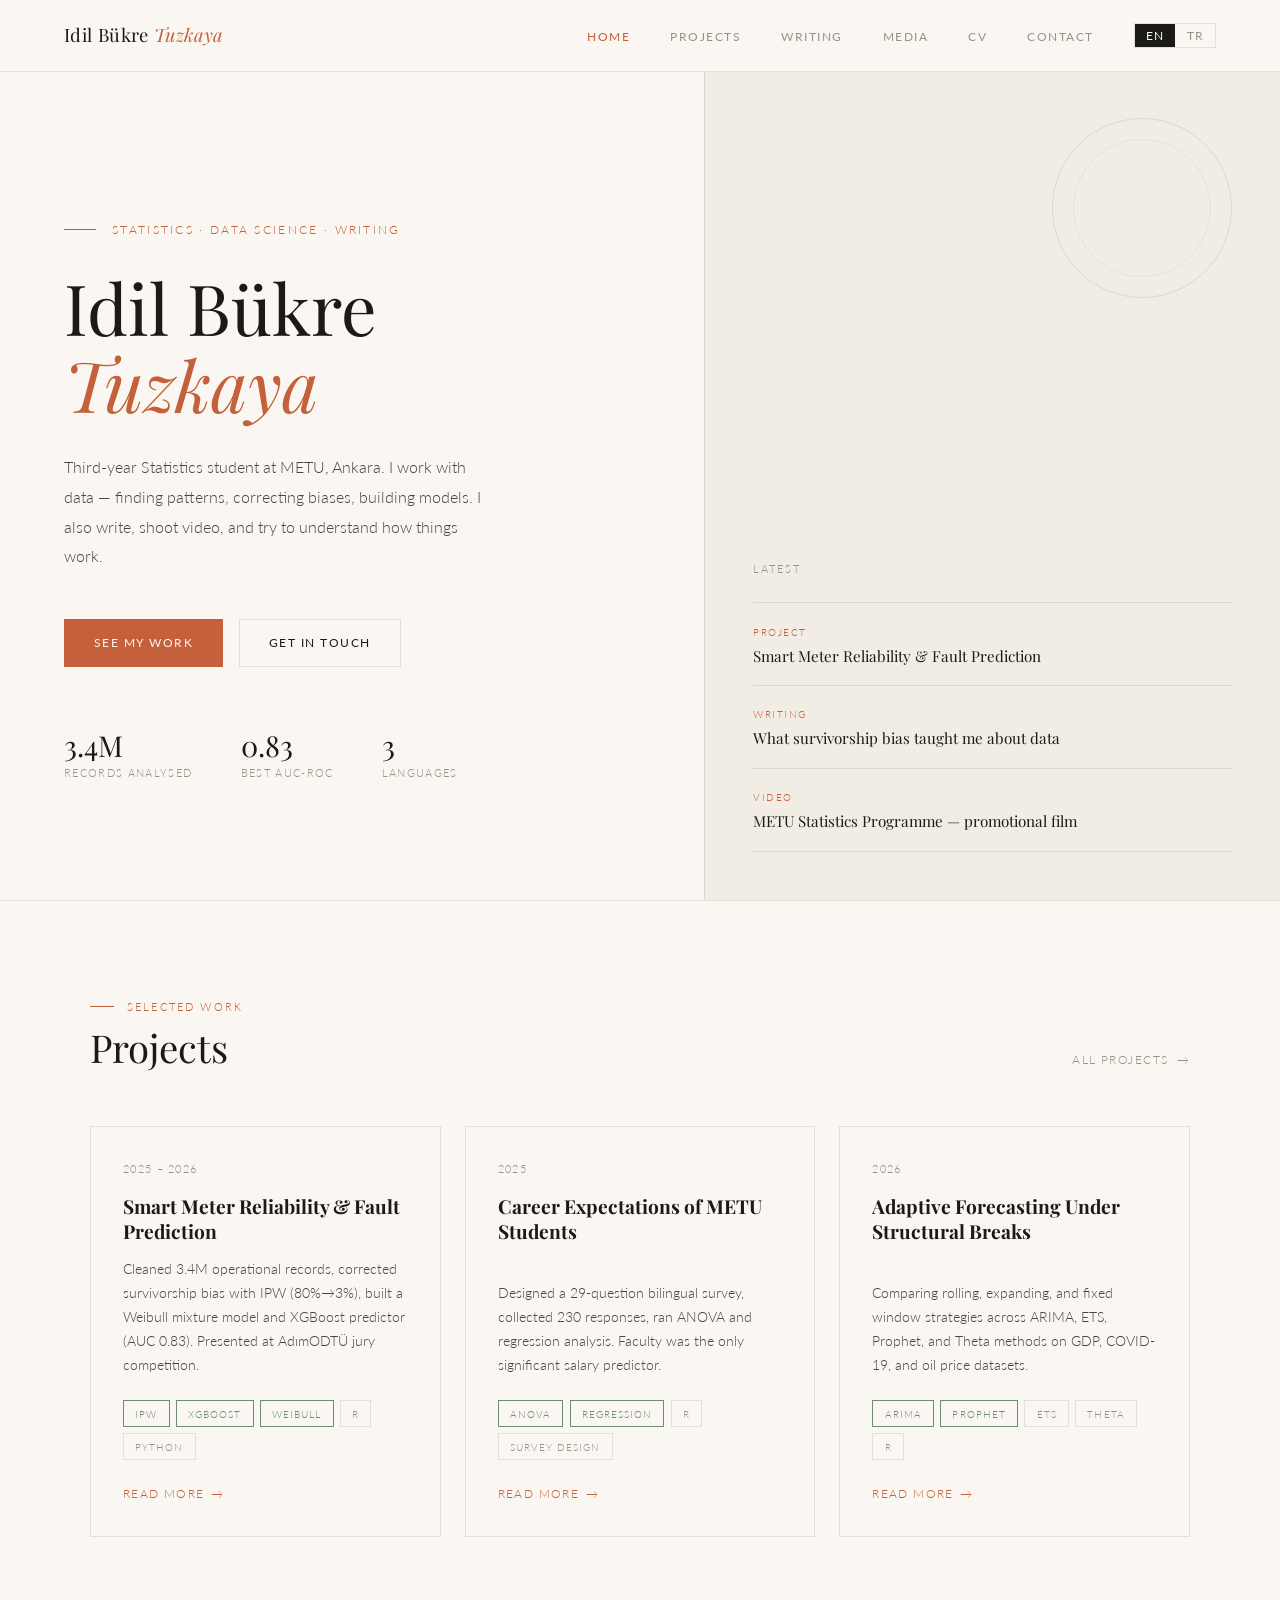
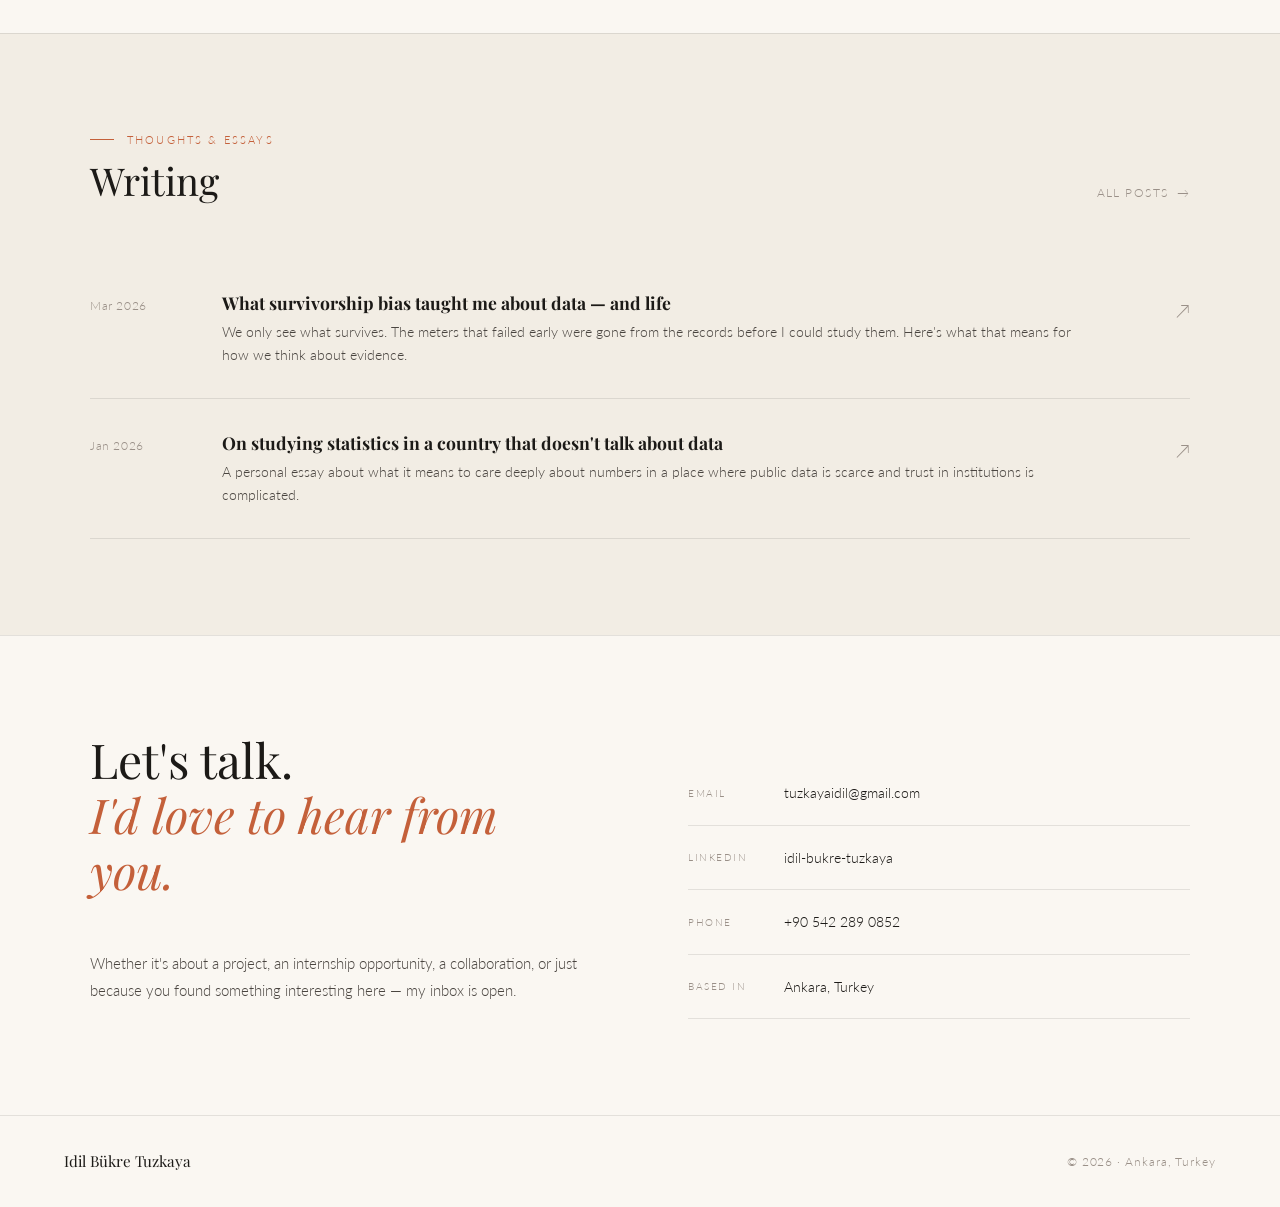
<file: index.html>
<!DOCTYPE html>
<html lang="en">
<head>
  <meta charset="UTF-8" />
  <meta name="viewport" content="width=device-width, initial-scale=1.0" />
  <title>Idil Bukre Tuzkaya</title>
  <meta name="description" content="Statistics student, data scientist, and writer based in Ankara." />
  <link rel="stylesheet" href="style.css" />
</head>
<body>

<!-- NAV -->
<nav class="nav" id="nav">
  <a href="index.html" class="nav-logo">Idil Bükre <span>Tuzkaya</span></a>
  <ul class="nav-links">
    <li><a href="index.html" class="active" data-lang="en">Home</a><a href="index.html" class="active" data-lang="tr">Ana Sayfa</a></li>
    <li><a href="projects.html" data-lang="en">Projects</a><a href="projects.html" data-lang="tr">Projeler</a></li>
    <li><a href="blog.html" data-lang="en">Writing</a><a href="blog.html" data-lang="tr">Yazılar</a></li>
    <li><a href="media.html" data-lang="en">Media</a><a href="media.html" data-lang="tr">Medya</a></li>
    <li><a href="cv.html" data-lang="en">CV</a><a href="cv.html" data-lang="tr">ÖZGEÇMİŞ</a></li>
    <li><a href="#contact" data-lang="en">Contact</a><a href="#contact" data-lang="tr">İletişim</a></li>
    <li>
      <div class="lang-toggle">
        <button class="lang-btn active" onclick="setLang('en')">EN</button>
        <button class="lang-btn" onclick="setLang('tr')">TR</button>
      </div>
    </li>
  </ul>
</nav>

<!-- HERO -->
<section class="hero">
  <div class="hero-left">
    <p class="hero-eyebrow fade-up fade-up-1">
      <span data-lang="en">Statistics · Data Science · Writing</span>
      <span data-lang="tr">İstatistik · Veri Bilimi · Yazarlık</span>
    </p>
    <h1 class="hero-title fade-up fade-up-2">
      Idil Bükre<br><em>Tuzkaya</em>
    </h1>
    <p class="hero-bio fade-up fade-up-3" data-lang="en">
      Third-year Statistics student at METU, Ankara. I work with data — finding patterns, correcting biases, building models. I also write, shoot video, and try to understand how things work.
    </p>
    <p class="hero-bio fade-up fade-up-3" data-lang="tr">
      ODTÜ İstatistik 3. sınıf öğrencisi, Ankara. Veriyle çalışıyorum — örüntüler buluyorum, önyargıları düzeltiyorum, modeller kuruyorum. Aynı zamanda yazıyorum, video çekiyorum ve işlerin nasıl yürüdüğünü anlamaya çalışıyorum.
    </p>
    <div class="hero-ctas fade-up fade-up-4">
      <a href="projects.html" class="btn btn-terra" data-lang="en">See my work</a>
      <a href="projects.html" class="btn btn-terra" data-lang="tr">Çalışmalarım</a>
      <a href="#contact" class="btn btn-ghost" data-lang="en">Get in touch</a>
      <a href="#contact" class="btn btn-ghost" data-lang="tr">İletişime geç</a>
    </div>
    <div class="hero-facts fade-up fade-up-4">
      <div class="fact-item">
        <div class="fact-num">3.4M</div>
        <div class="fact-label" data-lang="en">Records analysed</div>
        <div class="fact-label" data-lang="tr">Kayıt analizi</div>
      </div>
      <div class="fact-item">
        <div class="fact-num">0.83</div>
        <div class="fact-label" data-lang="en">Best AUC-ROC</div>
        <div class="fact-label" data-lang="tr">En iyi AUC-ROC</div>
      </div>
      <div class="fact-item">
        <div class="fact-num">3</div>
        <div class="fact-label" data-lang="en">Languages</div>
        <div class="fact-label" data-lang="tr">Dil</div>
      </div>
    </div>
  </div>

  <div class="hero-right">
    <div class="hero-decoration"></div>
    <p class="latest-label" data-lang="en">Latest</p>
    <p class="latest-label" data-lang="tr">Son eklenenler</p>

    <div class="latest-item">
      <p class="latest-type" data-lang="en">Project</p>
      <p class="latest-type" data-lang="tr">Proje</p>
      <p class="latest-title">Smart Meter Reliability & Fault Prediction</p>
    </div>
    <div class="latest-item">
      <p class="latest-type" data-lang="en">Writing</p>
      <p class="latest-type" data-lang="tr">Yazı</p>
      <p class="latest-title" data-lang="en">What survivorship bias taught me about data</p>
      <p class="latest-title" data-lang="tr">Hayatta kalma önyargısının veri hakkında öğrettikleri</p>
    </div>
    <div class="latest-item">
      <p class="latest-type" data-lang="en">Video</p>
      <p class="latest-type" data-lang="tr">Video</p>
      <p class="latest-title" data-lang="en">METU Statistics Programme — promotional film</p>
      <p class="latest-title" data-lang="tr">ODTÜ İstatistik Bölümü — tanıtım filmi</p>
    </div>
  </div>
</section>

<!-- FEATURED PROJECTS -->
<section class="section" id="projects">
  <div class="section-wide">
    <div class="section-header">
      <div>
        <p class="section-label" data-lang="en">Selected work</p>
        <p class="section-label" data-lang="tr">Öne çıkan projeler</p>
        <h2 class="section-title" data-lang="en">Projects</h2>
        <h2 class="section-title" data-lang="tr">Projeler</h2>
      </div>
      <a href="projects.html" class="see-all" data-lang="en">All projects</a>
      <a href="projects.html" class="see-all" data-lang="tr">Tüm projeler</a>
    </div>
    <div class="projects-grid">

      <div class="project-card reveal">
        <p class="card-year">2025 – 2026</p>
        <h3 class="card-title">Smart Meter Reliability & Fault Prediction</h3>
        <p class="card-desc" data-lang="en">Cleaned 3.4M operational records, corrected survivorship bias with IPW (80%→3%), built a Weibull mixture model and XGBoost predictor (AUC 0.83). Presented at AdımODTÜ jury competition.</p>
        <p class="card-desc" data-lang="tr">3,4 milyon kayıt temizlendi, IPW ile hayatta kalma önyargısı düzeltildi (80%→3%), Weibull karışım modeli ve XGBoost tahmincisi (AUC 0.83) kuruldu. AdımODTÜ jüri yarışmasında sunuldu.</p>
        <div class="card-tags">
          <span class="tag key">IPW</span>
          <span class="tag key">XGBoost</span>
          <span class="tag key">Weibull</span>
          <span class="tag">R</span>
          <span class="tag">Python</span>
        </div>
        <a href="projects.html" class="card-link">
          <span data-lang="en">Read more</span>
          <span data-lang="tr">Devamı</span> →
        </a>
      </div>

      <div class="project-card reveal">
        <p class="card-year">2025</p>
        <h3 class="card-title" data-lang="en">Career Expectations of METU Students</h3>
        <h3 class="card-title" data-lang="tr">ODTÜ Öğrencilerinin Kariyer Beklentileri</h3>
        <p class="card-desc" data-lang="en">Designed a 29-question bilingual survey, collected 230 responses, ran ANOVA and regression analysis. Faculty was the only significant salary predictor.</p>
        <p class="card-desc" data-lang="tr">29 soruluk iki dilli anket tasarlandı, 230 yanıt toplandı, ANOVA ve regresyon analizi yapıldı. Fakülte tek anlamlı maaş belirleyicisi olarak bulundu.</p>
        <div class="card-tags">
          <span class="tag key">ANOVA</span>
          <span class="tag key">Regression</span>
          <span class="tag">R</span>
          <span class="tag">Survey design</span>
        </div>
        <a href="projects.html" class="card-link">
          <span data-lang="en">Read more</span>
          <span data-lang="tr">Devamı</span> →
        </a>
      </div>

      <div class="project-card reveal">
        <p class="card-year">2026</p>
        <h3 class="card-title" data-lang="en">Adaptive Forecasting Under Structural Breaks</h3>
        <h3 class="card-title" data-lang="tr">Yapısal Kırılmalar Altında Adaptif Tahmin</h3>
        <p class="card-desc" data-lang="en">Comparing rolling, expanding, and fixed window strategies across ARIMA, ETS, Prophet, and Theta methods on GDP, COVID-19, and oil price datasets.</p>
        <p class="card-desc" data-lang="tr">GSYİH, COVID-19 ve petrol fiyatı veri setlerinde ARIMA, ETS, Prophet ve Theta yöntemleri ile kayan, genişleyen ve sabit pencere stratejileri karşılaştırılıyor.</p>
        <div class="card-tags">
          <span class="tag key">ARIMA</span>
          <span class="tag key">Prophet</span>
          <span class="tag">ETS</span>
          <span class="tag">Theta</span>
          <span class="tag">R</span>
        </div>
        <a href="projects.html" class="card-link">
          <span data-lang="en">Read more</span>
          <span data-lang="tr">Devamı</span> →
        </a>
      </div>

    </div>
  </div>
</section>

<!-- WRITING PREVIEW -->
<section class="section" style="background: var(--cream2);">
  <div class="section-wide">
    <div class="section-header">
      <div>
        <p class="section-label" data-lang="en">Thoughts & essays</p>
        <p class="section-label" data-lang="tr">Düşünceler & denemeler</p>
        <h2 class="section-title" data-lang="en">Writing</h2>
        <h2 class="section-title" data-lang="tr">Yazılar</h2>
      </div>
      <a href="blog.html" class="see-all" data-lang="en">All posts</a>
      <a href="blog.html" class="see-all" data-lang="tr">Tüm yazılar</a>
    </div>
    <div class="blog-list">
      <div class="blog-item reveal">
        <p class="blog-date">Mar 2026</p>
        <div>
          <h3 class="blog-title" data-lang="en">What survivorship bias taught me about data — and life</h3>
          <h3 class="blog-title" data-lang="tr">Hayatta kalma önyargısının bana veri hakkında öğrettikleri</h3>
          <p class="blog-excerpt" data-lang="en">We only see what survives. The meters that failed early were gone from the records before I could study them. Here's what that means for how we think about evidence.</p>
          <p class="blog-excerpt" data-lang="tr">Sadece hayatta kalanları görürüz. Erken arıza yapan sayaçlar, inceleyebilmeden kayıtlardan silinmişti. Bu, kanıtı nasıl düşündüğümüz hakkında ne anlama geliyor?</p>
        </div>
        <div class="blog-arrow">↗</div>
      </div>
      <div class="blog-item reveal">
        <p class="blog-date">Jan 2026</p>
        <div>
          <h3 class="blog-title" data-lang="en">On studying statistics in a country that doesn't talk about data</h3>
          <h3 class="blog-title" data-lang="tr">Veriden bahsetmeyen bir ülkede istatistik okumak üzerine</h3>
          <p class="blog-excerpt" data-lang="en">A personal essay about what it means to care deeply about numbers in a place where public data is scarce and trust in institutions is complicated.</p>
          <p class="blog-excerpt" data-lang="tr">Kamu verisinin kıt, kurumlara güvenin karmaşık olduğu bir yerde rakamlara önem vermenin ne anlama geldiğine dair kişisel bir deneme.</p>
        </div>
        <div class="blog-arrow">↗</div>
      </div>
    </div>
  </div>
</section>

<!-- CONTACT -->
<section class="section" id="contact">
  <div class="section-wide">
    <div class="contact-grid">
      <div class="contact-intro reveal">
        <h2 data-lang="en">Let's talk.<br><em style="font-family:'Playfair Display',serif;font-style:italic;color:var(--terracotta)">I'd love to hear from you.</em></h2>
        <h2 data-lang="tr">Konuşalım.<br><em style="font-family:'Playfair Display',serif;font-style:italic;color:var(--terracotta)">Mesaj atmaktan çekinme.</em></h2>
        <br>
        <p data-lang="en">Whether it's about a project, an internship opportunity, a collaboration, or just because you found something interesting here — my inbox is open.</p>
        <p data-lang="tr">Bir proje, staj fırsatı, işbirliği ya da sadece burada ilginç bir şey bulduğun için olsun — mesaj kutum açık.</p>
      </div>
      <div class="contact-links reveal">
        <div class="contact-link-item">
          <span class="contact-link-label">Email</span>
          <a href="mailto:tuzkayaidil@gmail.com" class="contact-link-val">tuzkayaidil@gmail.com</a>
        </div>
        <div class="contact-link-item">
          <span class="contact-link-label">LinkedIn</span>
          <a href="https://linkedin.com/in/idil-bukre-tuzkaya" target="_blank" class="contact-link-val">idil-bukre-tuzkaya</a>
        </div>
        <div class="contact-link-item">
          <span class="contact-link-label"><span data-lang="en">Phone</span><span data-lang="tr">Telefon</span></span>
          <a href="tel:+905422890852" class="contact-link-val">+90 542 289 0852</a>
        </div>
        <div class="contact-link-item">
          <span class="contact-link-label"><span data-lang="en">Based in</span><span data-lang="tr">Konum</span></span>
          <span class="contact-link-val">Ankara, Turkey</span>
        </div>
      </div>
    </div>
  </div>
</section>

<footer class="footer">
  <span class="footer-name">Idil Bükre Tuzkaya</span>
  <span class="footer-copy">© 2026 · Ankara, Turkey</span>
</footer>

<script>
function setLang(lang) {
  document.body.classList.toggle('tr', lang === 'tr');
  document.querySelectorAll('.lang-btn').forEach(b => b.classList.remove('active'));
  document.querySelectorAll('.lang-btn').forEach(b => {
    if (b.textContent === lang.toUpperCase()) b.classList.add('active');
  });
  localStorage.setItem('lang', lang);
}

window.addEventListener('DOMContentLoaded', () => {
  const saved = localStorage.getItem('lang') || 'en';
  setLang(saved);

  window.addEventListener('scroll', () => {
    document.getElementById('nav').classList.toggle('scrolled', window.scrollY > 20);
  });

  const observer = new IntersectionObserver(entries => {
    entries.forEach(e => { if (e.isIntersecting) e.target.classList.add('visible'); });
  }, { threshold: 0.12 });
  document.querySelectorAll('.reveal').forEach(el => observer.observe(el));
});
</script>
</body>
</html>
</file>
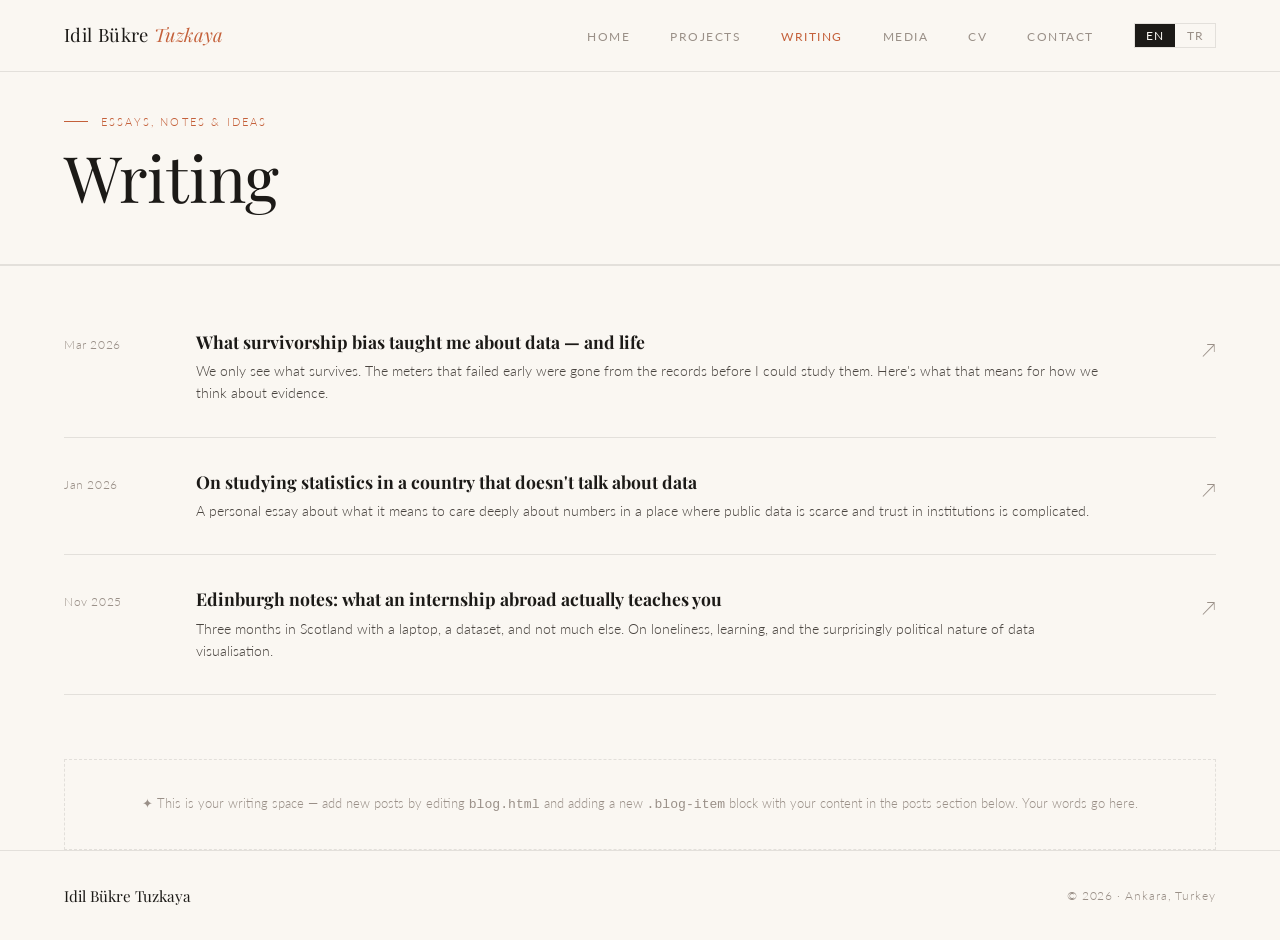
<file: blog.html>
<!DOCTYPE html>
<html lang="en">
<head>
  <meta charset="UTF-8" />
  <meta name="viewport" content="width=device-width, initial-scale=1.0" />
  <title>Writing — Idil Bukre Tuzkaya</title>
  <link rel="stylesheet" href="style.css" />
  <style>
    .blog-page-header {
      padding: 7rem 4rem 3rem;
      border-bottom: 1px solid var(--line);
    }
    .blog-full-list { padding: 0 4rem; }
    .blog-item { cursor: pointer; }

    /* Individual post view */
    .post-view {
      display: none;
      padding: 5rem 4rem 4rem;
      max-width: 720px;
      margin: 0 auto;
    }
    .post-view.active { display: block; }
    .post-back {
      font-size: 0.75rem;
      letter-spacing: 0.12em;
      text-transform: uppercase;
      color: var(--ink3);
      cursor: pointer;
      display: flex; align-items: center; gap: 0.5rem;
      margin-bottom: 3rem;
      transition: color 0.2s;
    }
    .post-back:hover { color: var(--terracotta); }
    .post-meta {
      font-size: 0.72rem;
      letter-spacing: 0.12em;
      text-transform: uppercase;
      color: var(--ink3);
      margin-bottom: 1.5rem;
    }
    .post-title {
      font-family: 'Playfair Display', serif;
      font-size: clamp(1.8rem, 4vw, 2.8rem);
      font-weight: 400;
      color: var(--ink);
      line-height: 1.2;
      margin-bottom: 2.5rem;
    }
    .post-body {
      font-size: 1rem;
      color: var(--ink2);
      line-height: 1.9;
    }
    .post-body p { margin-bottom: 1.4rem; }
    .post-body h3 {
      font-family: 'Playfair Display', serif;
      font-size: 1.3rem;
      color: var(--ink);
      margin: 2.5rem 0 1rem;
      font-weight: 400;
    }
    .post-body em { font-style: italic; color: var(--terracotta); }

    .add-post-note {
      margin-top: 4rem;
      padding: 2rem;
      border: 1px dashed var(--line);
      text-align: center;
      font-size: 0.82rem;
      color: var(--ink3);
      line-height: 1.7;
    }
  </style>
</head>
<body>

<nav class="nav" id="nav">
  <a href="index.html" class="nav-logo">Idil Bükre <span>Tuzkaya</span></a>
  <ul class="nav-links">
    <li><a href="index.html" data-lang="en">Home</a><a href="index.html" data-lang="tr">Ana Sayfa</a></li>
    <li><a href="projects.html" data-lang="en">Projects</a><a href="projects.html" data-lang="tr">Projeler</a></li>
    <li><a href="blog.html" class="active" data-lang="en">Writing</a><a href="blog.html" class="active" data-lang="tr">Yazılar</a></li>
    <li><a href="media.html" data-lang="en">Media</a><a href="media.html" data-lang="tr">Medya</a></li>
    <li><a href="cv.html" data-lang="en">CV</a><a href="cv.html" data-lang="tr">ÖZGEÇMİŞ</a></li>
    <li><a href="index.html#contact" data-lang="en">Contact</a><a href="index.html#contact" data-lang="tr">İletişim</a></li>
    <li>
      <div class="lang-toggle">
        <button class="lang-btn active" onclick="setLang('en')">EN</button>
        <button class="lang-btn" onclick="setLang('tr')">TR</button>
      </div>
    </li>
  </ul>
</nav>

<!-- LIST VIEW -->
<div id="list-view">
  <div class="blog-page-header" style="padding-top:7rem;">
    <p class="section-label fade-up fade-up-1" data-lang="en">Essays, notes & ideas</p>
    <p class="section-label fade-up fade-up-1" data-lang="tr">Denemeler, notlar ve fikirler</p>
    <h1 class="section-title fade-up fade-up-2" data-lang="en" style="font-size:clamp(2.5rem,5vw,4rem);">Writing</h1>
    <h1 class="section-title fade-up fade-up-2" data-lang="tr" style="font-size:clamp(2.5rem,5vw,4rem);">Yazılar</h1>
  </div>

  <div class="blog-full-list section" style="padding-top:2rem;">
    <div class="blog-list">

      <div class="blog-item reveal" onclick="showPost('post1')">
        <p class="blog-date">Mar 2026</p>
        <div>
          <h3 class="blog-title" data-lang="en">What survivorship bias taught me about data — and life</h3>
          <h3 class="blog-title" data-lang="tr">Hayatta kalma önyargısının bana veri hakkında öğrettikleri</h3>
          <p class="blog-excerpt" data-lang="en">We only see what survives. The meters that failed early were gone from the records before I could study them. Here's what that means for how we think about evidence.</p>
          <p class="blog-excerpt" data-lang="tr">Sadece hayatta kalanları görürüz. Erken arıza yapan sayaçlar, inceleyebilmeden kayıtlardan silinmişti. Bu, kanıtı nasıl düşündüğümüz hakkında ne anlama geliyor?</p>
        </div>
        <div class="blog-arrow">↗</div>
      </div>

      <div class="blog-item reveal" onclick="showPost('post2')">
        <p class="blog-date">Jan 2026</p>
        <div>
          <h3 class="blog-title" data-lang="en">On studying statistics in a country that doesn't talk about data</h3>
          <h3 class="blog-title" data-lang="tr">Veriden bahsetmeyen bir ülkede istatistik okumak üzerine</h3>
          <p class="blog-excerpt" data-lang="en">A personal essay about what it means to care deeply about numbers in a place where public data is scarce and trust in institutions is complicated.</p>
          <p class="blog-excerpt" data-lang="tr">Kamu verisinin kıt, kurumlara güvenin karmaşık olduğu bir yerde rakamlara önem vermenin ne anlama geldiğine dair kişisel bir deneme.</p>
        </div>
        <div class="blog-arrow">↗</div>
      </div>

      <div class="blog-item reveal" onclick="showPost('post3')">
        <p class="blog-date">Nov 2025</p>
        <div>
          <h3 class="blog-title" data-lang="en">Edinburgh notes: what an internship abroad actually teaches you</h3>
          <h3 class="blog-title" data-lang="tr">Edinburgh notları: yurt dışı stajı gerçekte ne öğretiyor?</h3>
          <p class="blog-excerpt" data-lang="en">Three months in Scotland with a laptop, a dataset, and not much else. On loneliness, learning, and the surprisingly political nature of data visualisation.</p>
          <p class="blog-excerpt" data-lang="tr">Bir dizüstü bilgisayar, bir veri seti ve pek fazla başka bir şeyle İskoçya'da üç ay. Yalnızlık, öğrenme ve veri görselleştirmesinin şaşırtıcı derecede politik doğası üzerine.</p>
        </div>
        <div class="blog-arrow">↗</div>
      </div>

    </div>

    <div class="add-post-note" data-lang="en">
      ✦ This is your writing space — add new posts by editing <code>blog.html</code> and adding a new <code>.blog-item</code> block with your content in the posts section below. Your words go here.
    </div>
    <div class="add-post-note" data-lang="tr">
      ✦ Bu senin yazı alanın — yeni yazı eklemek için <code>blog.html</code> dosyasını düzenle ve aşağıdaki posts bölümüne yeni bir <code>.blog-item</code> bloğu ekle.
    </div>
  </div>
</div>

<!-- POST VIEWS -->
<div class="post-view" id="post1">
  <p class="post-back" onclick="showList()">← <span data-lang="en">Back to all posts</span><span data-lang="tr">Tüm yazılara dön</span></p>
  <p class="post-meta">March 2026 · 5 min read</p>
  <h1 class="post-title" data-lang="en">What survivorship bias taught me about data — and life</h1>
  <h1 class="post-title" data-lang="tr">Hayatta kalma önyargısının bana veri hakkında öğrettikleri</h1>
  <div class="post-body" data-lang="en">
    <p>When I first looked at the smart meter dataset, the failure rate was 80%. Eighty percent. I remember staring at that number thinking something had gone terribly wrong with the electricity grid, or with my code.</p>
    <p>Neither. The problem was with the data itself — or rather, with what the data <em>didn't</em> contain.</p>
    <p>The meters that had failed early — in the first year, the first month, sometimes the first week — had been removed, replaced, and quietly erased from the operational records. What remained in the dataset was only the meters that had survived long enough to be studied. And those meters, by definition, were the healthier ones.</p>
    <h3>The planes that came back</h3>
    <p>There's a famous story from World War II. The statistician Abraham Wald was asked to analyze bullet holes in returning planes to figure out where to add armor. The military's instinct: reinforce the parts that had the most damage. Wald's insight: the planes that got hit in those places <em>came back</em>. The ones hit in other places didn't. Reinforce the places with no holes.</p>
    <p>We only ever see the survivors. This is survivorship bias — and it's everywhere once you start looking for it.</p>
    <p>After we corrected for it using Inverse Probability Weighting, the real failure rate dropped from 80% to 3%. The same meters, the same time period, the same grid — just a more honest picture of reality.</p>
    <p>I've been thinking about this outside of statistics ever since.</p>
    <h3>What we choose to count</h3>
    <p>The startups we read about are the ones that succeeded. The advice we get is from people who survived their choices. The histories we learn are written by those who won. This doesn't make the lessons wrong — but it shapes them in ways we rarely acknowledge.</p>
    <p>I don't have a tidy conclusion here. Just the habit, now, of asking: what's missing from this dataset? What didn't make it into the records?</p>
    <p>It's a statistical question. It's also, I think, a human one.</p>
  </div>
  <div class="post-body" data-lang="tr">
    <p>Akıllı sayaç veri setine ilk baktığımda, arıza oranı %80'di. Yüzde seksen. O sayıya bakıp ya elektrik şebekesiyle ya da kodumla bir şeylerin ciddi biçimde yanlış gittiğini düşündüğümü hatırlıyorum.</p>
    <p>Hiçbiri. Sorun verinin kendisindeydi — ya da daha doğrusu, verinin <em>içermediği</em> şeydeydi.</p>
    <p>İlk yıl, ilk ay, bazen ilk haftada arıza yapan sayaçlar çıkarılmış, değiştirilmiş ve operasyonel kayıtlardan sessizce silinmişti. Veri setinde kalan, yalnızca incelenecek kadar uzun süre hayatta kalan sayaçlardı. Ve bu sayaçlar, tanım gereği, daha sağlıklı olanlardı.</p>
    <p>Tersine Olasılık Ağırlıklandırması kullanarak düzelttikten sonra, gerçek arıza oranı %80'den %3'e düştü. Aynı sayaçlar, aynı dönem, aynı şebeke — sadece gerçekliğin daha dürüst bir resmi.</p>
    <p>O günden beri bunu istatistiğin dışında da düşünüyorum. Okuduğumuz girişimler başarılı olanlar. Aldığımız tavsiyeler seçimlerinden sağ kurtulanlardan. Öğrendiğimiz tarihler kazananlar tarafından yazılmış. Bu dersleri yanlış yapmaz — ama onları nadiren kabul ettiğimiz şekillerde biçimlendirir.</p>
    <p>Şimdi şunu sormak gibi bir alışkanlığım var: Bu veri setinde ne eksik? Kayıtlara ne girmedi?</p>
    <p>İstatistiksel bir soru. Ama aynı zamanda, bence, insani bir soru.</p>
  </div>
</div>

<div class="post-view" id="post2">
  <p class="post-back" onclick="showList()">← <span data-lang="en">Back to all posts</span><span data-lang="tr">Tüm yazılara dön</span></p>
  <p class="post-meta">January 2026 · 4 min read</p>
  <h1 class="post-title" data-lang="en">On studying statistics in a country that doesn't talk about data</h1>
  <h1 class="post-title" data-lang="tr">Veriden bahsetmeyen bir ülkede istatistik okumak üzerine</h1>
  <div class="post-body" data-lang="en">
    <p>I study statistics in a country where the national statistics institute's independence has been questioned, where inflation figures have been disputed in public, and where "data" often means whichever number supports whichever argument.</p>
    <p>This is not a political essay. I am genuinely not interested in making it one. But it does shape something about why I care about methodology so much — about bias correction, about transparent reporting, about what it means to actually measure something honestly.</p>
    <p>When the numbers themselves are contested, the methodology becomes everything.</p>
    <p>I came to statistics thinking it was a technical field. I still think it is. But I've also started to understand it as something closer to a moral practice — a set of commitments about honesty, about acknowledging what you don't know, about not letting the answer you want distort the question you ask.</p>
    <p>This is why the IPW work in my smart meter project mattered to me beyond the academic result. We could have reported the 80%. It would have been technically defensible — those were the numbers in the data. But it would have been a lie of omission. The point was to find the true rate, not the convenient one.</p>
    <p>I don't know what good public data culture looks like in practice. I do know it starts somewhere — maybe with the people who learn, early, that getting the number right matters more than getting a number that's easy.</p>
  </div>
  <div class="post-body" data-lang="tr">
    <p>Ulusal istatistik kurumunun bağımsızlığının sorgulandığı, enflasyon rakamlarının kamuoyunda tartışıldığı ve "veri"nin çoğunlukla hangi argümanı desteklediğine bağlı olarak değişen rakam anlamına geldiği bir ülkede istatistik okuyorum.</p>
    <p>Bu siyasi bir deneme değil. Onu bu hale getirmek gerçekten ilgimi çekmiyor. Ama bu durum, metodolojiye neden bu kadar önem verdiğimi şekillendiriyor — önyargı düzeltimi, şeffaf raporlama ve bir şeyi dürüstçe ölçmenin ne anlama geldiği üzerine.</p>
    <p>Rakamların kendisi tartışmalıdır olduğunda, metodoloji her şey haline gelir.</p>
    <p>İstatistiğe teknik bir alan olduğunu düşünerek başladım. Hâlâ öyle düşünüyorum. Ama onu aynı zamanda ahlaki bir pratiğe daha yakın bir şey olarak anlamaya başladım — dürüstlük, bilmediğini kabul etme ve istediğin cevabın sorduğun soruyu bozmasına izin vermeme konusundaki bir dizi taahhüt.</p>
    <p>İyi bir kamu veri kültürünün pratikte nasıl göründüğünü bilmiyorum. Ama bir yerden başladığını biliyorum — belki erken dönemde doğru sayıyı bulmanın kolay bir sayıdan daha önemli olduğunu öğrenen insanlarla.</p>
  </div>
</div>

<div class="post-view" id="post3">
  <p class="post-back" onclick="showList()">← <span data-lang="en">Back to all posts</span><span data-lang="tr">Tüm yazılara dön</span></p>
  <p class="post-meta">November 2025 · 6 min read</p>
  <h1 class="post-title" data-lang="en">Edinburgh notes: what an internship abroad actually teaches you</h1>
  <h1 class="post-title" data-lang="tr">Edinburgh notları: yurt dışı stajı gerçekte ne öğretiyor?</h1>
  <div class="post-body" data-lang="en">
    <p>I spent three months in Edinburgh with a university laptop, a dataset about Scottish deprivation, and a very small flat that cost more than I'd like to admit. I had expected to learn R tricks and data workflow patterns. I did. But that wasn't the main thing.</p>
    <p>The main thing was learning to work alone, in a new city, on a problem nobody else in my life cared about, with colleagues I'd met two weeks ago.</p>
    <p>There's a version of "international experience" that looks good on a CV and feels hollow in person. This wasn't that. The work was genuinely difficult — the spatial data was messy, the Bookdown framework had a learning curve, and my supervisor's feedback was consistently more demanding than I was used to.</p>
    <h3>What I didn't expect to learn</h3>
    <p>I didn't expect to learn how much data is political. A map of deprivation isn't neutral — the choice of indicators, the geographic boundaries, the color scheme all carry assumptions. Presenting findings to researchers who have spent years thinking about these places taught me to slow down and interrogate those assumptions.</p>
    <p>I also didn't expect how much I'd enjoy the loneliness of early mornings in the library, working through a problem before anyone else arrived. There's something clarifying about being somewhere unfamiliar with only your own thinking for company.</p>
    <p>I came back to Ankara with better code, a Bookdown site, and a slightly different sense of what I'm capable of. That last part was the whole point.</p>
  </div>
  <div class="post-body" data-lang="tr">
    <p>Üç ayı Edinburgh'da bir üniversite dizüstü bilgisayarı, İskoç yoksunluğu hakkında bir veri seti ve itiraf etmek istemediğimden daha pahalıya mal olan çok küçük bir dairede geçirdim. R püf noktaları ve veri iş akışı kalıpları öğreneceğimi bekliyordum. Öğrendim. Ama asıl konu bu değildi.</p>
    <p>Asıl konu, yeni bir şehirde yalnız çalışmayı, hayatımdaki hiç kimsenin önemsemediği bir problem üzerinde, iki hafta önce tanıştığım meslektaşlarla birlikte nasıl sürdüreceğimi öğrenmekti.</p>
    <p>CV'de iyi görünen ama yaşanınca boş hissettiren bir "uluslararası deneyim" versiyonu var. Bu o değildi. Çalışma gerçekten zordu — mekânsal veri dağınıktı, Bookdown çerçevesinin bir öğrenme eğrisi vardı ve danışmanımın geri bildirimi alışkın olduğumdan sürekli olarak daha talepkardi.</p>
    <p>Daha iyi kod, bir Bookdown sitesi ve neye muktedir olduğuma dair biraz farklı bir anlayışla Ankara'ya döndüm. Bu son kısım tamamen konunun özüydü.</p>
  </div>
</div>

<footer class="footer">
  <span class="footer-name">Idil Bükre Tuzkaya</span>
  <span class="footer-copy">© 2026 · Ankara, Turkey</span>
</footer>

<script>
function showPost(id) {
  document.getElementById('list-view').style.display = 'none';
  document.querySelectorAll('.post-view').forEach(p => p.classList.remove('active'));
  document.getElementById(id).classList.add('active');
  window.scrollTo(0, 0);
}
function showList() {
  document.getElementById('list-view').style.display = 'block';
  document.querySelectorAll('.post-view').forEach(p => p.classList.remove('active'));
  window.scrollTo(0, 0);
}
function setLang(lang) {
  document.body.classList.toggle('tr', lang === 'tr');
  document.querySelectorAll('.lang-btn').forEach(b => b.classList.remove('active'));
  document.querySelectorAll('.lang-btn').forEach(b => {
    if (b.textContent === lang.toUpperCase()) b.classList.add('active');
  });
  localStorage.setItem('lang', lang);
}
window.addEventListener('DOMContentLoaded', () => {
  const saved = localStorage.getItem('lang') || 'en';
  setLang(saved);
  window.addEventListener('scroll', () => {
    document.getElementById('nav').classList.toggle('scrolled', window.scrollY > 20);
  });
  const observer = new IntersectionObserver(entries => {
    entries.forEach(e => { if (e.isIntersecting) e.target.classList.add('visible'); });
  }, { threshold: 0.1 });
  document.querySelectorAll('.reveal').forEach(el => observer.observe(el));
});
</script>
</body>
</html>
</file>
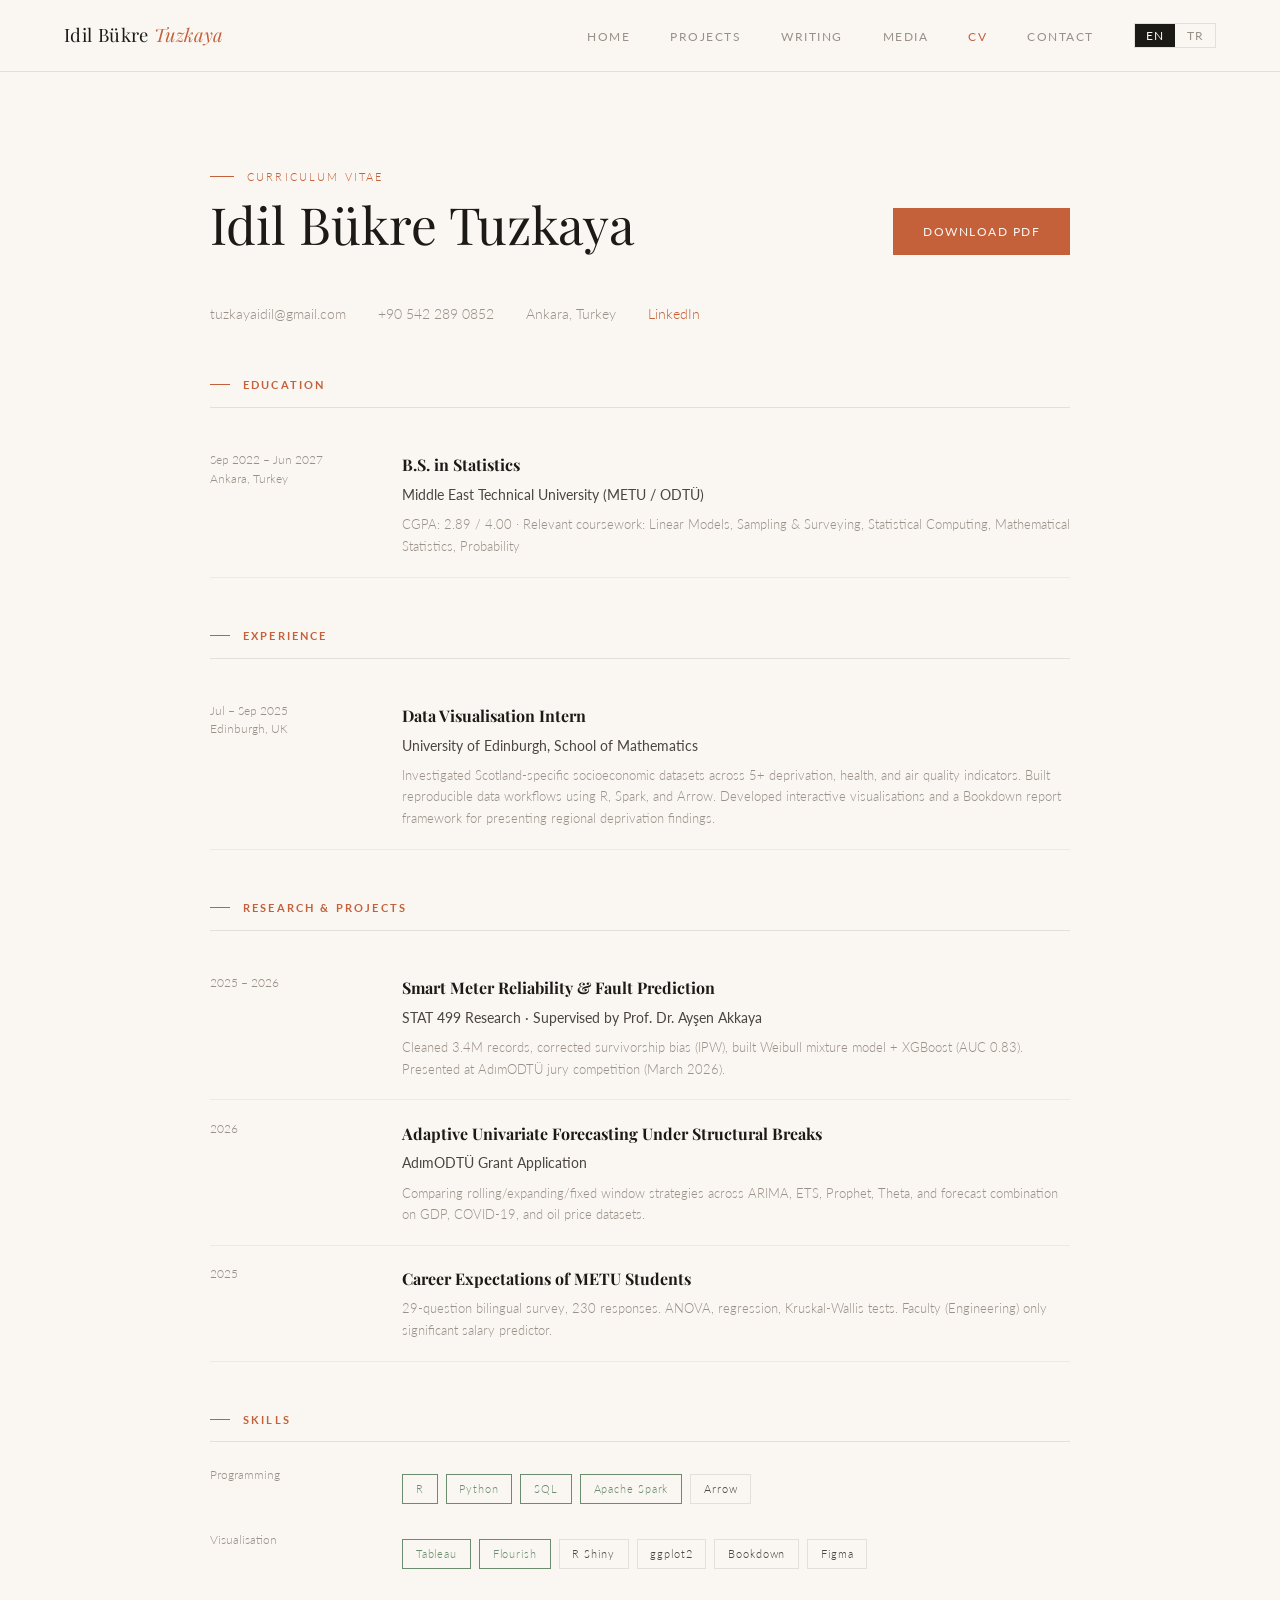
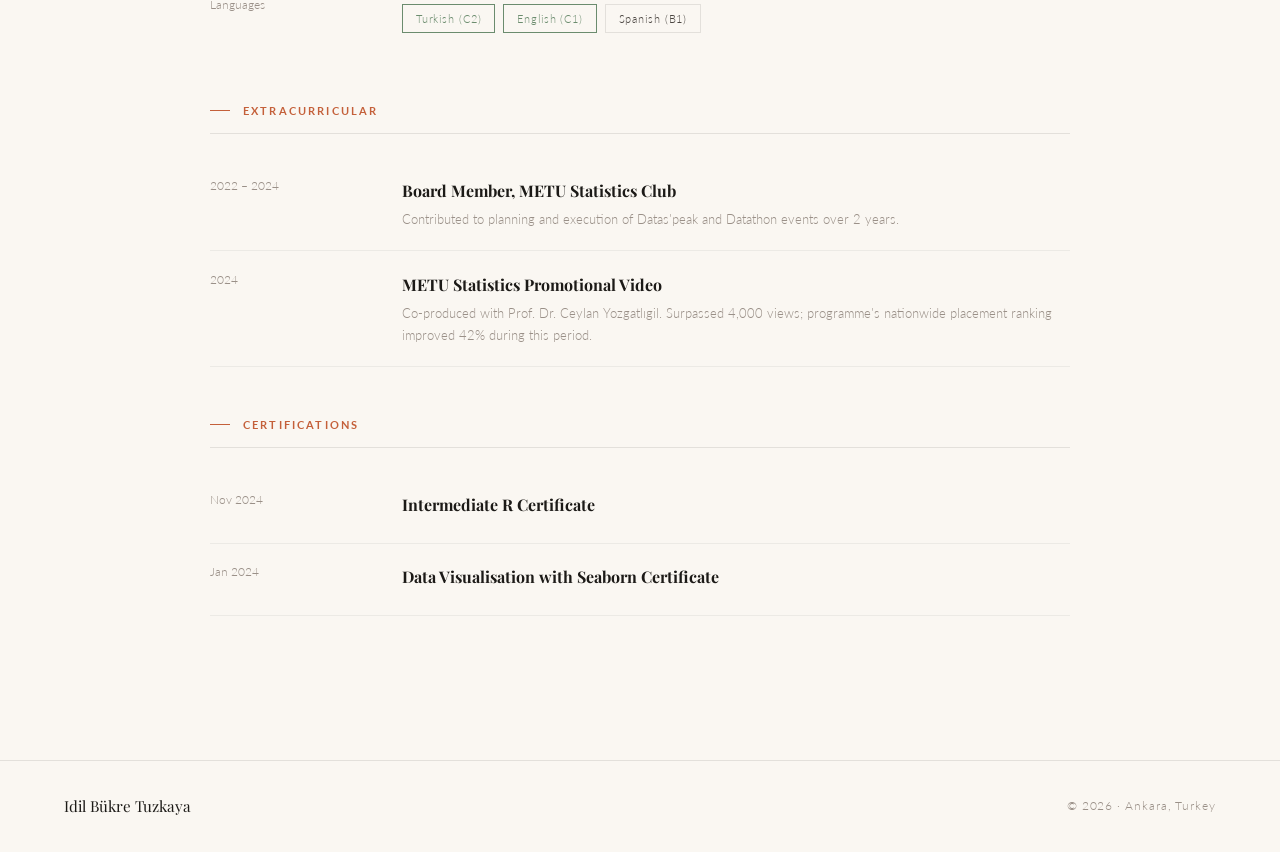
<file: cv.html>
<!DOCTYPE html>
<html lang="en">
<head>
  <meta charset="UTF-8" />
  <meta name="viewport" content="width=device-width, initial-scale=1.0" />
  <title>CV — Idil Bukre Tuzkaya</title>
  <link rel="stylesheet" href="style.css" />
</head>
<body>

<nav class="nav" id="nav">
  <a href="index.html" class="nav-logo">Idil Bükre <span>Tuzkaya</span></a>
  <ul class="nav-links">
    <li><a href="index.html" data-lang="en">Home</a><a href="index.html" data-lang="tr">Ana Sayfa</a></li>
    <li><a href="projects.html" data-lang="en">Projects</a><a href="projects.html" data-lang="tr">Projeler</a></li>
    <li><a href="blog.html" data-lang="en">Writing</a><a href="blog.html" data-lang="tr">Yazılar</a></li>
    <li><a href="media.html" data-lang="en">Media</a><a href="media.html" data-lang="tr">Medya</a></li>
    <li><a href="cv.html" class="active" data-lang="en">CV</a><a href="cv.html" class="active" data-lang="tr">ÖZGEÇMİŞ</a></li>
    <li><a href="index.html#contact" data-lang="en">Contact</a><a href="index.html#contact" data-lang="tr">İletişim</a></li>
    <li>
      <div class="lang-toggle">
        <button class="lang-btn active" onclick="setLang('en')">EN</button>
        <button class="lang-btn" onclick="setLang('tr')">TR</button>
      </div>
    </li>
  </ul>
</nav>

<div style="padding-top:70px;">
  <div class="section">
    <div style="max-width: 860px; margin: 0 auto;">

      <div style="display:flex; justify-content:space-between; align-items:flex-end; margin-bottom:3rem; flex-wrap:wrap; gap:1rem;" class="fade-up fade-up-1">
        <div>
          <p class="section-label" data-lang="en">Curriculum Vitae</p>
          <p class="section-label" data-lang="tr">Özgeçmiş</p>
          <h1 class="section-title" style="font-size:clamp(2rem,4vw,3.2rem);">Idil Bükre Tuzkaya</h1>
        </div>
        <a href="cv.pdf" class="btn btn-terra" download data-lang="en">Download PDF</a>
        <a href="cv.pdf" class="btn btn-terra" download data-lang="tr">PDF İndir</a>
      </div>

      <div style="display:flex; gap:2rem; flex-wrap:wrap; margin-bottom:3rem; font-size:0.85rem; color:var(--ink3);" class="fade-up fade-up-2">
        <span>tuzkayaidil@gmail.com</span>
        <span>+90 542 289 0852</span>
        <span>Ankara, Turkey</span>
        <a href="https://linkedin.com/in/idil-bukre-tuzkaya" target="_blank" style="color:var(--terracotta);">LinkedIn</a>
      </div>

      <!-- EDUCATION -->
      <div class="cv-section reveal">
        <h2 class="cv-section-title" data-lang="en">Education</h2>
        <h2 class="cv-section-title" data-lang="tr">Eğitim</h2>
        <div class="cv-item">
          <div class="cv-meta">
            Sep 2022 – Jun 2027<br>Ankara, Turkey
          </div>
          <div>
            <h3 class="cv-role" data-lang="en">B.S. in Statistics</h3>
            <h3 class="cv-role" data-lang="tr">İstatistik Lisans</h3>
            <p class="cv-org">Middle East Technical University (METU / ODTÜ)</p>
            <p class="cv-desc" data-lang="en">CGPA: 2.89 / 4.00 · Relevant coursework: Linear Models, Sampling & Surveying, Statistical Computing, Mathematical Statistics, Probability</p>
            <p class="cv-desc" data-lang="tr">GPA: 2.89 / 4.00 · İlgili dersler: Doğrusal Modeller, Örnekleme ve Araştırma Teknikleri, İstatistiksel Hesaplama, Matematiksel İstatistik, Olasılık</p>
          </div>
        </div>
      </div>

      <!-- EXPERIENCE -->
      <div class="cv-section reveal">
        <h2 class="cv-section-title" data-lang="en">Experience</h2>
        <h2 class="cv-section-title" data-lang="tr">Deneyim</h2>
        <div class="cv-item">
          <div class="cv-meta">
            Jul – Sep 2025<br>Edinburgh, UK
          </div>
          <div>
            <h3 class="cv-role" data-lang="en">Data Visualisation Intern</h3>
            <h3 class="cv-role" data-lang="tr">Veri Görselleştirme Stajyeri</h3>
            <p class="cv-org">University of Edinburgh, School of Mathematics</p>
            <p class="cv-desc" data-lang="en">Investigated Scotland-specific socioeconomic datasets across 5+ deprivation, health, and air quality indicators. Built reproducible data workflows using R, Spark, and Arrow. Developed interactive visualisations and a Bookdown report framework for presenting regional deprivation findings.</p>
            <p class="cv-desc" data-lang="tr">5+ yoksunluk, sağlık ve hava kalitesi göstergesi üzerinden İskoçya'ya özgü sosyoekonomik veri setleri incelendi. R, Spark ve Arrow kullanılarak yeniden üretilebilir veri iş akışları oluşturuldu. Bookdown rapor çerçevesi geliştirildi.</p>
          </div>
        </div>
      </div>

      <!-- PROJECTS -->
      <div class="cv-section reveal">
        <h2 class="cv-section-title" data-lang="en">Research & Projects</h2>
        <h2 class="cv-section-title" data-lang="tr">Araştırma ve Projeler</h2>

        <div class="cv-item">
          <div class="cv-meta">2025 – 2026</div>
          <div>
            <h3 class="cv-role">Smart Meter Reliability & Fault Prediction</h3>
            <p class="cv-org" data-lang="en">STAT 499 Research · Supervised by Prof. Dr. Ayşen Akkaya</p>
            <p class="cv-org" data-lang="tr">STAT 499 Araştırma · Danışman: Prof. Dr. Ayşen Akkaya</p>
            <p class="cv-desc" data-lang="en">Cleaned 3.4M records, corrected survivorship bias (IPW), built Weibull mixture model + XGBoost (AUC 0.83). Presented at AdımODTÜ jury competition (March 2026).</p>
            <p class="cv-desc" data-lang="tr">3,4 milyon kayıt temizlendi, IPW ile önyargı düzeltildi, Weibull karışım modeli + XGBoost (AUC 0,83) kuruldu. AdımODTÜ jüri yarışmasında sunuldu (Mart 2026).</p>
          </div>
        </div>

        <div class="cv-item">
          <div class="cv-meta">2026</div>
          <div>
            <h3 class="cv-role" data-lang="en">Adaptive Univariate Forecasting Under Structural Breaks</h3>
            <h3 class="cv-role" data-lang="tr">Yapısal Kırılmalar Altında Adaptif Tek Değişkenli Tahmin</h3>
            <p class="cv-org" data-lang="en">AdımODTÜ Grant Application</p>
            <p class="cv-org" data-lang="tr">AdımODTÜ Hibe Başvurusu</p>
            <p class="cv-desc" data-lang="en">Comparing rolling/expanding/fixed window strategies across ARIMA, ETS, Prophet, Theta, and forecast combination on GDP, COVID-19, and oil price datasets.</p>
            <p class="cv-desc" data-lang="tr">GSYİH, COVID-19 ve petrol fiyatı veri setlerinde ARIMA, ETS, Prophet, Theta ve tahmin kombinasyonu yöntemleri karşılaştırılıyor.</p>
          </div>
        </div>

        <div class="cv-item">
          <div class="cv-meta">2025</div>
          <div>
            <h3 class="cv-role" data-lang="en">Career Expectations of METU Students</h3>
            <h3 class="cv-role" data-lang="tr">ODTÜ Öğrencilerinin Kariyer Beklentileri</h3>
            <p class="cv-desc" data-lang="en">29-question bilingual survey, 230 responses. ANOVA, regression, Kruskal-Wallis tests. Faculty (Engineering) only significant salary predictor.</p>
            <p class="cv-desc" data-lang="tr">29 soruluk iki dilli anket, 230 yanıt. ANOVA, regresyon, Kruskal-Wallis testleri. Fakülte (Mühendislik) tek anlamlı maaş belirleyicisi.</p>
          </div>
        </div>
      </div>

      <!-- SKILLS -->
      <div class="cv-section reveal">
        <h2 class="cv-section-title" data-lang="en">Skills</h2>
        <h2 class="cv-section-title" data-lang="tr">Beceriler</h2>
        <div class="cv-item" style="border:none; padding-top:0;">
          <div class="cv-meta" data-lang="en">Programming</div>
          <div class="cv-meta" data-lang="tr">Programlama</div>
          <div>
            <div class="skills-row">
              <span class="skill-pill highlight">R</span>
              <span class="skill-pill highlight">Python</span>
              <span class="skill-pill highlight">SQL</span>
              <span class="skill-pill highlight">Apache Spark</span>
              <span class="skill-pill">Arrow</span>
            </div>
          </div>
        </div>
        <div class="cv-item" style="border:none; padding-top:0.5rem;">
          <div class="cv-meta" data-lang="en">Visualisation</div>
          <div class="cv-meta" data-lang="tr">Görselleştirme</div>
          <div>
            <div class="skills-row">
              <span class="skill-pill highlight">Tableau</span>
              <span class="skill-pill highlight">Flourish</span>
              <span class="skill-pill">R Shiny</span>
              <span class="skill-pill">ggplot2</span>
              <span class="skill-pill">Bookdown</span>
              <span class="skill-pill">Figma</span>
            </div>
          </div>
        </div>
        <div class="cv-item" style="border:none; padding-top:0.5rem;">
          <div class="cv-meta" data-lang="en">Languages</div>
          <div class="cv-meta" data-lang="tr">Diller</div>
          <div>
            <div class="skills-row">
              <span class="skill-pill highlight">Turkish (C2)</span>
              <span class="skill-pill highlight">English (C1)</span>
              <span class="skill-pill">Spanish (B1)</span>
            </div>
          </div>
        </div>
      </div>

      <!-- EXTRACURRICULAR -->
      <div class="cv-section reveal">
        <h2 class="cv-section-title" data-lang="en">Extracurricular</h2>
        <h2 class="cv-section-title" data-lang="tr">Ekstra Faaliyetler</h2>
        <div class="cv-item">
          <div class="cv-meta">2022 – 2024</div>
          <div>
            <h3 class="cv-role" data-lang="en">Board Member, METU Statistics Club</h3>
            <h3 class="cv-role" data-lang="tr">Yönetim Kurulu Üyesi, ODTÜ İstatistik Kulübü</h3>
            <p class="cv-desc" data-lang="en">Contributed to planning and execution of Datas'peak and Datathon events over 2 years.</p>
            <p class="cv-desc" data-lang="tr">2 yıl boyunca Datas'peak ve Datathon etkinliklerinin planlanması ve yürütülmesine katkıda bulunuldu.</p>
          </div>
        </div>
        <div class="cv-item">
          <div class="cv-meta">2024</div>
          <div>
            <h3 class="cv-role" data-lang="en">METU Statistics Promotional Video</h3>
            <h3 class="cv-role" data-lang="tr">ODTÜ İstatistik Tanıtım Videosu</h3>
            <p class="cv-desc" data-lang="en">Co-produced with Prof. Dr. Ceylan Yozgatlıgil. Surpassed 4,000 views; programme's nationwide placement ranking improved 42% during this period.</p>
            <p class="cv-desc" data-lang="tr">Prof. Dr. Ceylan Yozgatlıgil ile birlikte üretildi. 4.000'den fazla izlenme; bu dönemde bölümün ülke geneli yerleşim sıralaması %42 iyileşti.</p>
          </div>
        </div>
      </div>

      <!-- CERTS -->
      <div class="cv-section reveal">
        <h2 class="cv-section-title" data-lang="en">Certifications</h2>
        <h2 class="cv-section-title" data-lang="tr">Sertifikalar</h2>
        <div class="cv-item">
          <div class="cv-meta">Nov 2024</div>
          <div>
            <h3 class="cv-role" data-lang="en">Intermediate R Certificate</h3>
            <h3 class="cv-role" data-lang="tr">Orta Düzey R Sertifikası</h3>
          </div>
        </div>
        <div class="cv-item">
          <div class="cv-meta">Jan 2024</div>
          <div>
            <h3 class="cv-role" data-lang="en">Data Visualisation with Seaborn Certificate</h3>
            <h3 class="cv-role" data-lang="tr">Seaborn ile Veri Görselleştirme Sertifikası</h3>
          </div>
        </div>
      </div>

    </div>
  </div>
</div>

<footer class="footer">
  <span class="footer-name">Idil Bükre Tuzkaya</span>
  <span class="footer-copy">© 2026 · Ankara, Turkey</span>
</footer>

<script>
function setLang(lang) {
  document.body.classList.toggle('tr', lang === 'tr');
  document.querySelectorAll('.lang-btn').forEach(b => b.classList.remove('active'));
  document.querySelectorAll('.lang-btn').forEach(b => {
    if (b.textContent === lang.toUpperCase()) b.classList.add('active');
  });
  localStorage.setItem('lang', lang);
}
window.addEventListener('DOMContentLoaded', () => {
  const saved = localStorage.getItem('lang') || 'en';
  setLang(saved);
  window.addEventListener('scroll', () => {
    document.getElementById('nav').classList.toggle('scrolled', window.scrollY > 20);
  });
  const observer = new IntersectionObserver(entries => {
    entries.forEach(e => { if (e.isIntersecting) e.target.classList.add('visible'); });
  }, { threshold: 0.1 });
  document.querySelectorAll('.reveal').forEach(el => observer.observe(el));
});
</script>
</body>
</html>
</file>
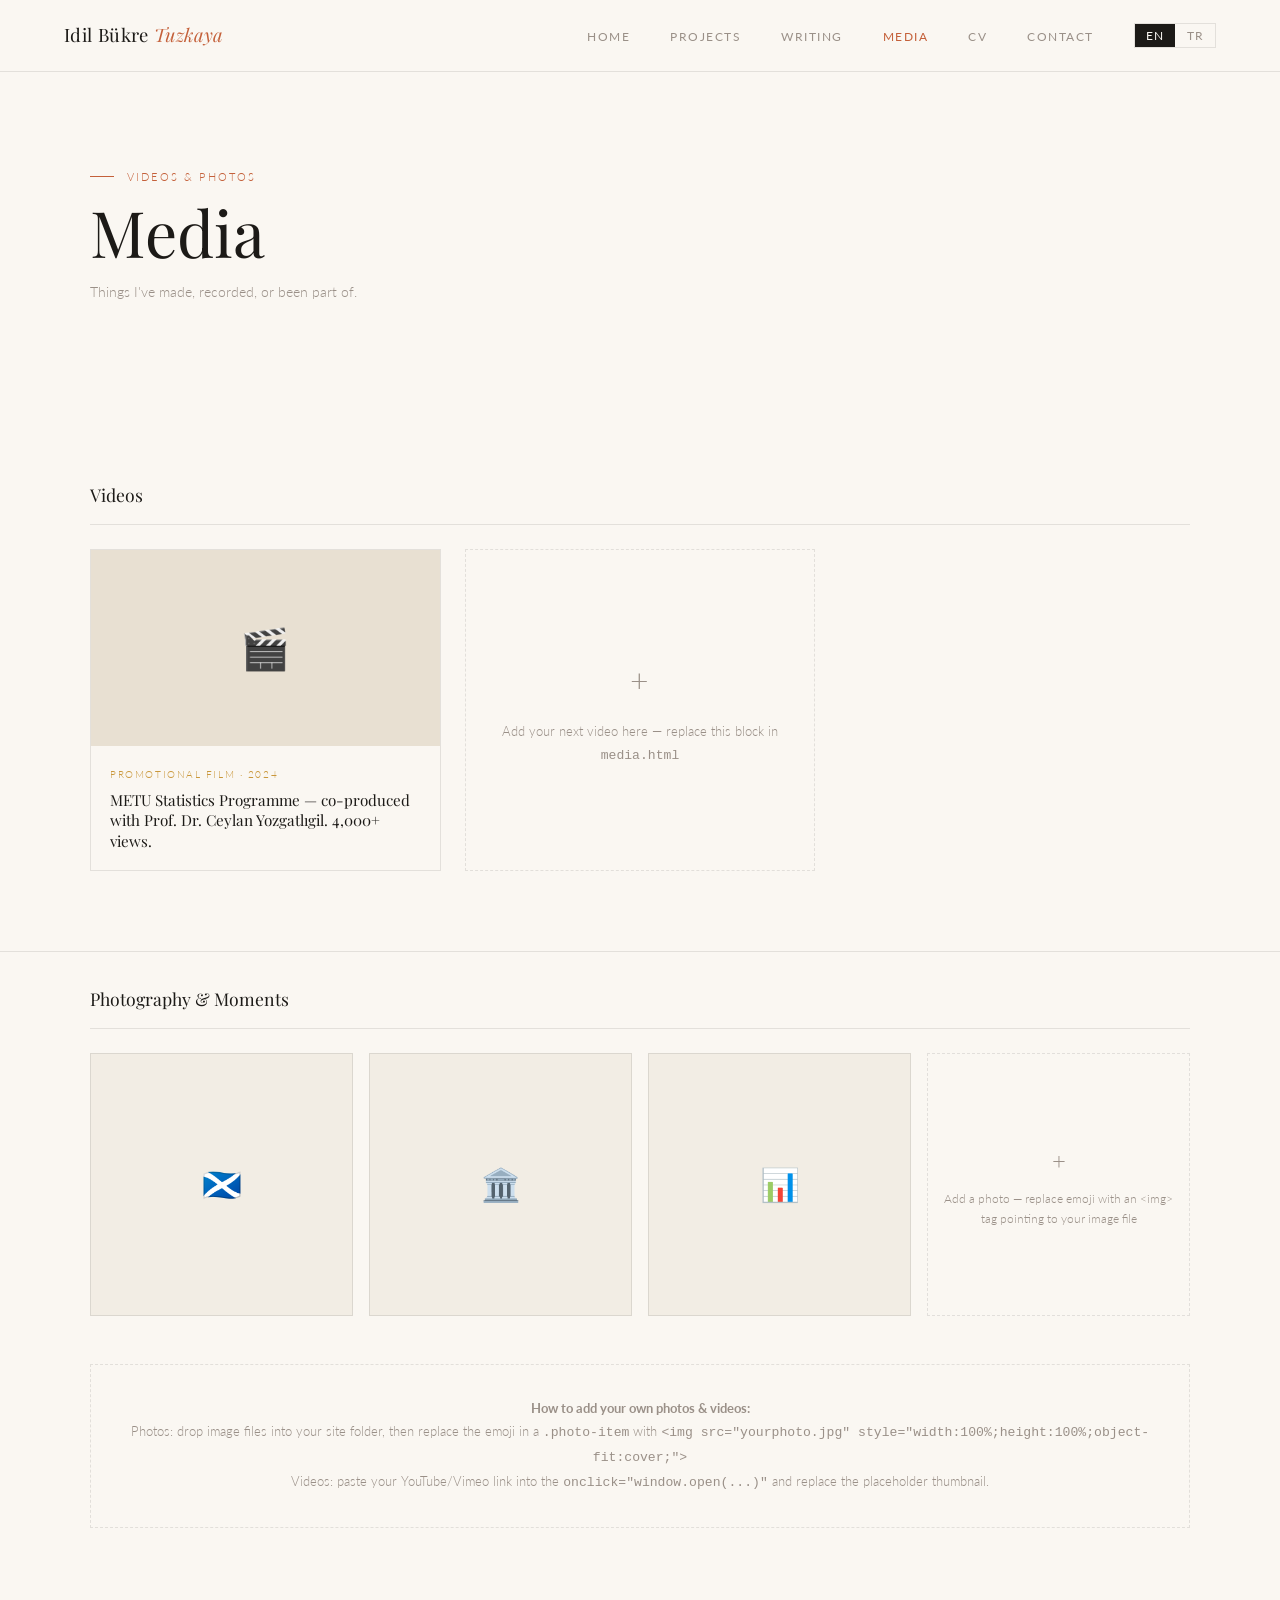
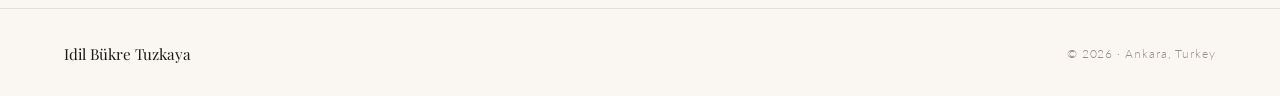
<file: media.html>
<!DOCTYPE html>
<html lang="en">
<head>
  <meta charset="UTF-8" />
  <meta name="viewport" content="width=device-width, initial-scale=1.0" />
  <title>Media — Idil Bukre Tuzkaya</title>
  <link rel="stylesheet" href="style.css" />
  <style>
    .media-section { padding: 2rem 4rem 5rem; }
    .media-section-title {
      font-family: 'Playfair Display', serif;
      font-size: 1.1rem;
      font-weight: 400;
      color: var(--ink);
      margin-bottom: 1.5rem;
      padding-bottom: 0.8rem;
      border-bottom: 1px solid var(--line);
    }
    .upload-note {
      margin-top: 3rem;
      padding: 2rem;
      border: 1px dashed var(--line);
      text-align: center;
      font-size: 0.82rem;
      color: var(--ink3);
      line-height: 1.75;
    }
    .media-card { cursor: pointer; }
    .photo-grid {
      display: grid;
      grid-template-columns: repeat(auto-fill, minmax(220px, 1fr));
      gap: 1rem;
    }
    .photo-item {
      aspect-ratio: 1;
      background: var(--cream2);
      border: 1px solid var(--line);
      display: flex; align-items: center; justify-content: center;
      font-size: 2rem;
      color: var(--ink3);
      transition: border-color 0.2s;
      overflow: hidden;
      position: relative;
    }
    .photo-item:hover { border-color: var(--warm-gold); }
    .photo-label {
      position: absolute; bottom: 0; left: 0; right: 0;
      background: rgba(28,26,23,0.6);
      color: var(--cream);
      font-size: 0.72rem;
      padding: 0.5rem;
      letter-spacing: 0.06em;
      opacity: 0; transition: opacity 0.2s;
    }
    .photo-item:hover .photo-label { opacity: 1; }
  </style>
</head>
<body>

<nav class="nav" id="nav">
  <a href="index.html" class="nav-logo">Idil Bükre <span>Tuzkaya</span></a>
  <ul class="nav-links">
    <li><a href="index.html" data-lang="en">Home</a><a href="index.html" data-lang="tr">Ana Sayfa</a></li>
    <li><a href="projects.html" data-lang="en">Projects</a><a href="projects.html" data-lang="tr">Projeler</a></li>
    <li><a href="blog.html" data-lang="en">Writing</a><a href="blog.html" data-lang="tr">Yazılar</a></li>
    <li><a href="media.html" class="active" data-lang="en">Media</a><a href="media.html" class="active" data-lang="tr">Medya</a></li>
    <li><a href="cv.html" data-lang="en">CV</a><a href="cv.html" data-lang="tr">ÖZGEÇMİŞ</a></li>
    <li><a href="index.html#contact" data-lang="en">Contact</a><a href="index.html#contact" data-lang="tr">İletişim</a></li>
    <li>
      <div class="lang-toggle">
        <button class="lang-btn active" onclick="setLang('en')">EN</button>
        <button class="lang-btn" onclick="setLang('tr')">TR</button>
      </div>
    </li>
  </ul>
</nav>

<div style="padding-top:70px;">
  <div class="section">
    <div class="section-wide">
      <p class="section-label fade-up fade-up-1" data-lang="en">Videos & photos</p>
      <p class="section-label fade-up fade-up-1" data-lang="tr">Videolar ve fotoğraflar</p>
      <h1 class="section-title fade-up fade-up-2" data-lang="en" style="font-size:clamp(2.5rem,5vw,4rem); margin-bottom:0.5rem;">Media</h1>
      <h1 class="section-title fade-up fade-up-2" data-lang="tr" style="font-size:clamp(2.5rem,5vw,4rem); margin-bottom:0.5rem;">Medya</h1>
      <p class="fade-up fade-up-3" style="font-size:0.9rem; color:var(--ink3); margin-bottom:3rem;" data-lang="en">Things I've made, recorded, or been part of.</p>
      <p class="fade-up fade-up-3" style="font-size:0.9rem; color:var(--ink3); margin-bottom:3rem;" data-lang="tr">Yaptıklarım, kayıt ettiklerim veya dahil olduklarım.</p>
    </div>
  </div>

  <!-- VIDEOS -->
  <div class="media-section">
    <div class="section-wide">
      <h2 class="media-section-title" data-lang="en">Videos</h2>
      <h2 class="media-section-title" data-lang="tr">Videolar</h2>
      <div class="media-grid">

        <div class="media-card reveal" onclick="window.open('https://youtu.be/CMZe5v59biM', '_blank')">
          
          <div class="media-thumb" style="background:var(--cream3);">
            <div class="media-placeholder">🎬</div>
            <div class="media-play">▶</div>
          </div>
          <div class="media-body">
            <p class="media-type" data-lang="en">Promotional Film · 2024</p>
            <p class="media-type" data-lang="tr">Tanıtım Filmi · 2024</p>
            <p class="media-title" data-lang="en">METU Statistics Programme — co-produced with Prof. Dr. Ceylan Yozgatlıgil. 4,000+ views.</p>
            <p class="media-title" data-lang="tr">ODTÜ İstatistik Bölümü — Prof. Dr. Ceylan Yozgatlıgil ile birlikte üretildi. 4.000+ izlenme.</p>
          </div>
        </div>

        <!-- Placeholder for future videos -->
        <div class="media-card reveal" style="border:1px dashed var(--line); display:flex; align-items:center; justify-content:center; min-height:200px; background:transparent;">
          <div style="text-align:center; color:var(--ink3); font-size:0.82rem; padding:2rem; line-height:1.75;">
            <div style="font-size:2rem; margin-bottom:0.8rem;">+</div>
            <span data-lang="en">Add your next video here — replace this block in <code>media.html</code></span>
            <span data-lang="tr">Bir sonraki videonuzu buraya ekle — <code>media.html</code>'de bu bloğu değiştir</span>
          </div>
        </div>

      </div>
    </div>
  </div>

  <!-- PHOTOS -->
  <div class="media-section" style="border-top:1px solid var(--line);">
    <div class="section-wide">
      <h2 class="media-section-title" data-lang="en">Photography & Moments</h2>
      <h2 class="media-section-title" data-lang="tr">Fotoğraflar & Anlar</h2>
      <div class="photo-grid">

        <div class="photo-item reveal">
          🏴󠁧󠁢󠁳󠁣󠁴󠁿
          <div class="photo-label" data-lang="en">Edinburgh, 2025</div>
          <div class="photo-label" data-lang="tr">Edinburgh, 2025</div>
        </div>

        <div class="photo-item reveal">
          🏛️
          <div class="photo-label" data-lang="en">METU Campus, Ankara</div>
          <div class="photo-label" data-lang="tr">ODTÜ Kampüsü, Ankara</div>
        </div>

        <div class="photo-item reveal">
          📊
          <div class="photo-label" data-lang="en">AdımODTÜ Presentation, 2026</div>
          <div class="photo-label" data-lang="tr">AdımODTÜ Sunumu, 2026</div>
        </div>

        <div class="photo-item reveal" style="border:1px dashed var(--line); background:transparent;">
          <div style="text-align:center; color:var(--ink3); font-size:0.72rem; padding:1rem; line-height:1.7;">
            <div style="font-size:1.5rem; margin-bottom:0.5rem;">+</div>
            <span data-lang="en">Add a photo — replace emoji with an &lt;img&gt; tag pointing to your image file</span>
            <span data-lang="tr">Fotoğraf ekle — emojiyi kendi resim dosyanı gösteren bir &lt;img&gt; etiketiyle değiştir</span>
          </div>
        </div>

      </div>

      <div class="upload-note">
        <span data-lang="en">
          <strong>How to add your own photos & videos:</strong><br>
          Photos: drop image files into your site folder, then replace the emoji in a <code>.photo-item</code> with <code>&lt;img src="yourphoto.jpg" style="width:100%;height:100%;object-fit:cover;"&gt;</code><br>
          Videos: paste your YouTube/Vimeo link into the <code>onclick="window.open(...)"</code> and replace the placeholder thumbnail.
        </span>
        <span data-lang="tr">
          <strong>Kendi fotoğraf ve videolarını nasıl eklersin:</strong><br>
          Fotoğraflar: resim dosyalarını site klasörüne bırak, ardından <code>.photo-item</code> içindeki emojiyi <code>&lt;img src="resmim.jpg" style="width:100%;height:100%;object-fit:cover;"&gt;</code> ile değiştir.<br>
          Videolar: YouTube/Vimeo linkini <code>onclick="window.open(...)"</code> kısmına yapıştır.
        </span>
      </div>
    </div>
  </div>
</div>

<footer class="footer">
  <span class="footer-name">Idil Bükre Tuzkaya</span>
  <span class="footer-copy">© 2026 · Ankara, Turkey</span>
</footer>

<script>
function setLang(lang) {
  document.body.classList.toggle('tr', lang === 'tr');
  document.querySelectorAll('.lang-btn').forEach(b => b.classList.remove('active'));
  document.querySelectorAll('.lang-btn').forEach(b => {
    if (b.textContent === lang.toUpperCase()) b.classList.add('active');
  });
  localStorage.setItem('lang', lang);
}
window.addEventListener('DOMContentLoaded', () => {
  const saved = localStorage.getItem('lang') || 'en';
  setLang(saved);
  window.addEventListener('scroll', () => {
    document.getElementById('nav').classList.toggle('scrolled', window.scrollY > 20);
  });
  const observer = new IntersectionObserver(entries => {
    entries.forEach(e => { if (e.isIntersecting) e.target.classList.add('visible'); });
  }, { threshold: 0.1 });
  document.querySelectorAll('.reveal').forEach(el => observer.observe(el));
});
</script>
</body>
</html>
</file>
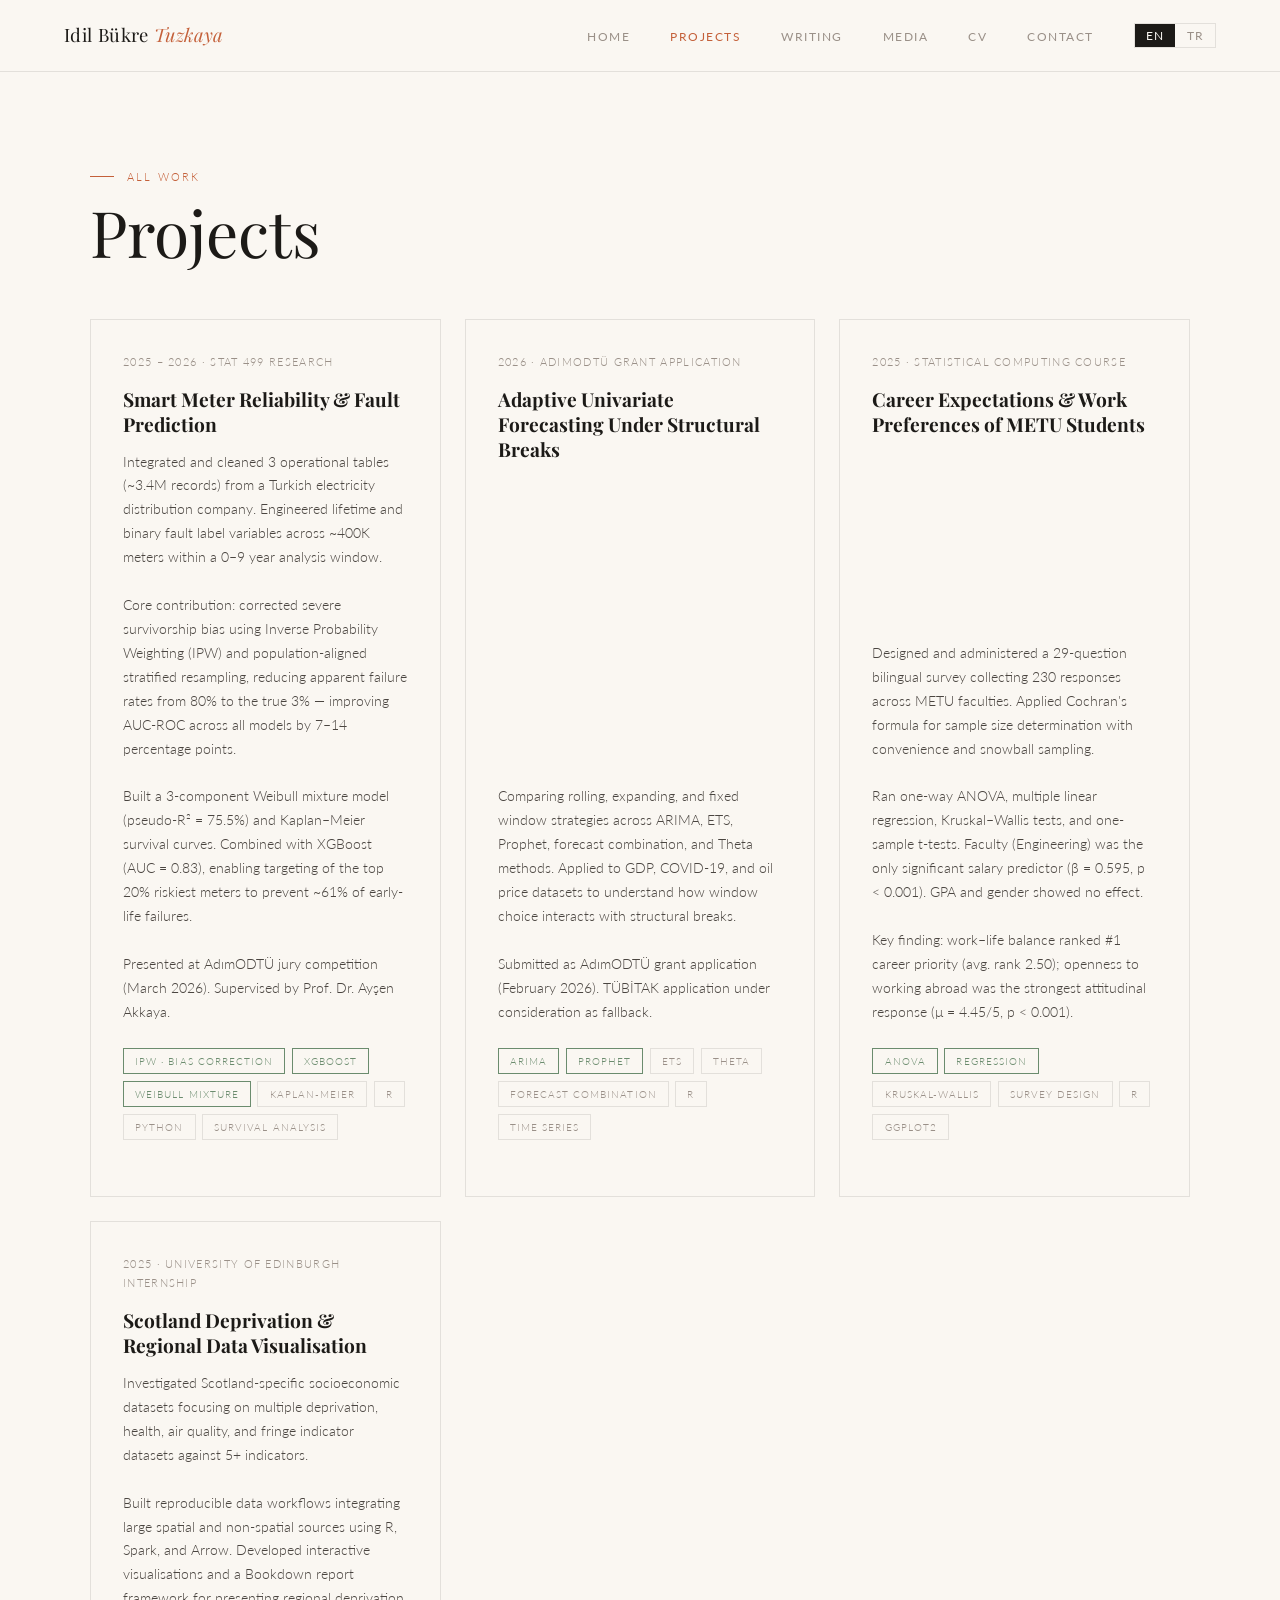
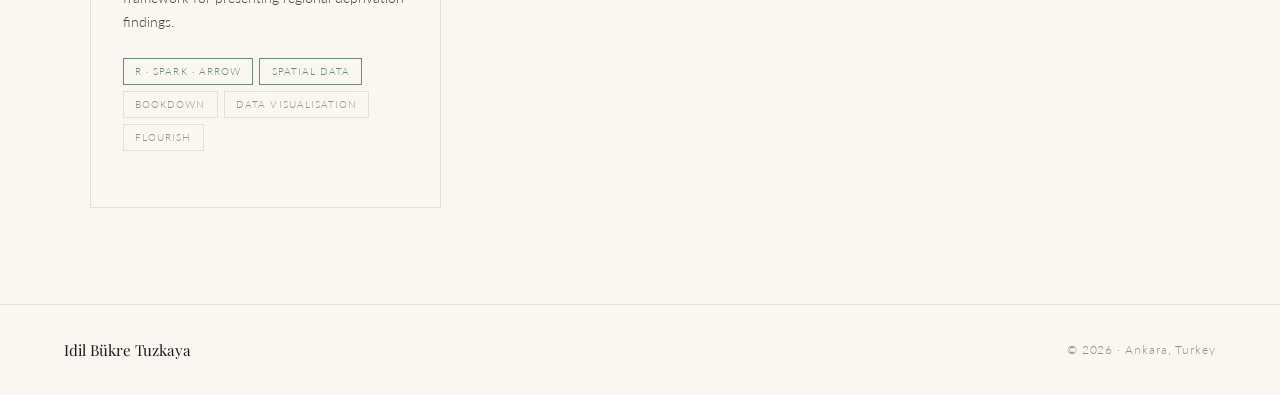
<file: projects.html>
<!DOCTYPE html>
<html lang="en">
<head>
  <meta charset="UTF-8" />
  <meta name="viewport" content="width=device-width, initial-scale=1.0" />
  <title>Projects — Idil Bukre Tuzkaya</title>
  <link rel="stylesheet" href="style.css" />
</head>
<body>

<nav class="nav" id="nav">
  <a href="index.html" class="nav-logo">Idil Bükre <span>Tuzkaya</span></a>
  <ul class="nav-links">
    <li><a href="index.html" data-lang="en">Home</a><a href="index.html" data-lang="tr">Ana Sayfa</a></li>
    <li><a href="projects.html" class="active" data-lang="en">Projects</a><a href="projects.html" class="active" data-lang="tr">Projeler</a></li>
    <li><a href="blog.html" data-lang="en">Writing</a><a href="blog.html" data-lang="tr">Yazılar</a></li>
    <li><a href="media.html" data-lang="en">Media</a><a href="media.html" data-lang="tr">Medya</a></li>
    <li><a href="cv.html" data-lang="en">CV</a><a href="cv.html" data-lang="tr">ÖZGEÇMİŞ</a></li>
    <li><a href="index.html#contact" data-lang="en">Contact</a><a href="index.html#contact" data-lang="tr">İletişim</a></li>
    <li>
      <div class="lang-toggle">
        <button class="lang-btn active" onclick="setLang('en')">EN</button>
        <button class="lang-btn" onclick="setLang('tr')">TR</button>
      </div>
    </li>
  </ul>
</nav>

<div style="padding-top:70px;">
  <div class="section">
    <div class="section-wide">
      <div style="margin-bottom:3rem;">
        <p class="section-label fade-up fade-up-1" data-lang="en">All work</p>
        <p class="section-label fade-up fade-up-1" data-lang="tr">Tüm projeler</p>
        <h1 class="section-title fade-up fade-up-2" data-lang="en" style="font-size:clamp(2.5rem,5vw,4rem);">Projects</h1>
        <h1 class="section-title fade-up fade-up-2" data-lang="tr" style="font-size:clamp(2.5rem,5vw,4rem);">Projeler</h1>
      </div>

      <div class="projects-grid">

        <!-- PROJECT 1 -->
        <div class="project-card reveal">
          <p class="card-year">2025 – 2026 · STAT 499 Research</p>
          <h3 class="card-title">Smart Meter Reliability & Fault Prediction</h3>
          <p class="card-desc" data-lang="en">
            Integrated and cleaned 3 operational tables (~3.4M records) from a Turkish electricity distribution company. Engineered lifetime and binary fault label variables across ~400K meters within a 0–9 year analysis window.<br><br>
            Core contribution: corrected severe survivorship bias using Inverse Probability Weighting (IPW) and population-aligned stratified resampling, reducing apparent failure rates from 80% to the true 3% — improving AUC-ROC across all models by 7–14 percentage points.<br><br>
            Built a 3-component Weibull mixture model (pseudo-R² = 75.5%) and Kaplan–Meier survival curves. Combined with XGBoost (AUC = 0.83), enabling targeting of the top 20% riskiest meters to prevent ~61% of early-life failures.<br><br>
            Presented at AdımODTÜ jury competition (March 2026). Supervised by Prof. Dr. Ayşen Akkaya.
          </p>
          <p class="card-desc" data-lang="tr">
            Bir Türk elektrik dağıtım şirketinden 3 operasyonel tablo (~3,4 milyon kayıt) entegre edildi ve temizlendi. ~400K sayaç için 0–9 yıllık analiz penceresinde ömür ve ikili arıza etiketi değişkenleri oluşturuldu.<br><br>
            Ana katkı: Ters Olasılık Ağırlıklandırması (IPW) ve nüfus hizalı tabakalı yeniden örnekleme kullanılarak hayatta kalma önyargısı düzeltildi; görünen hata oranı %80'den gerçek %3'e indirildi.<br><br>
            3 bileşenli Weibull karışım modeli (sözde-R² = %75,5) ve Kaplan–Meier eğrileri oluşturuldu. XGBoost ile birleştirildi (AUC = 0,83). AdımODTÜ jüri yarışmasında sunuldu (Mart 2026).
          </p>
          <div class="card-tags">
            <span class="tag key">IPW · Bias correction</span>
            <span class="tag key">XGBoost</span>
            <span class="tag key">Weibull mixture</span>
            <span class="tag">Kaplan-Meier</span>
            <span class="tag">R</span>
            <span class="tag">Python</span>
            <span class="tag">Survival analysis</span>
          </div>
        </div>

        <!-- PROJECT 2 -->
        <div class="project-card reveal">
          <p class="card-year">2026 · AdımODTÜ Grant Application</p>
          <h3 class="card-title" data-lang="en">Adaptive Univariate Forecasting Under Structural Breaks</h3>
          <h3 class="card-title" data-lang="tr">Yapısal Kırılmalar Altında Adaptif Tek Değişkenli Tahmin</h3>
          <p class="card-desc" data-lang="en">
            Comparing rolling, expanding, and fixed window strategies across ARIMA, ETS, Prophet, forecast combination, and Theta methods. Applied to GDP, COVID-19, and oil price datasets to understand how window choice interacts with structural breaks.<br><br>
            Submitted as AdımODTÜ grant application (February 2026). TÜBİTAK application under consideration as fallback.
          </p>
          <p class="card-desc" data-lang="tr">
            GSYİH, COVID-19 ve petrol fiyatı veri setlerinde ARIMA, ETS, Prophet ve Theta yöntemleri ile kayan, genişleyen ve sabit pencere stratejileri karşılaştırılıyor.<br><br>
            AdımODTÜ hibe başvurusu olarak gönderildi (Şubat 2026). TÜBİTAK başvurusu yedek seçenek olarak değerlendiriliyor.
          </p>
          <div class="card-tags">
            <span class="tag key">ARIMA</span>
            <span class="tag key">Prophet</span>
            <span class="tag">ETS</span>
            <span class="tag">Theta</span>
            <span class="tag">Forecast combination</span>
            <span class="tag">R</span>
            <span class="tag">Time series</span>
          </div>
        </div>

        <!-- PROJECT 3 -->
        <div class="project-card reveal">
          <p class="card-year">2025 · Statistical Computing Course</p>
          <h3 class="card-title" data-lang="en">Career Expectations & Work Preferences of METU Students</h3>
          <h3 class="card-title" data-lang="tr">ODTÜ Öğrencilerinin Kariyer Beklentileri ve Çalışma Tercihleri</h3>
          <p class="card-desc" data-lang="en">
            Designed and administered a 29-question bilingual survey collecting 230 responses across METU faculties. Applied Cochran's formula for sample size determination with convenience and snowball sampling.<br><br>
            Ran one-way ANOVA, multiple linear regression, Kruskal–Wallis tests, and one-sample t-tests. Faculty (Engineering) was the only significant salary predictor (β = 0.595, p &lt; 0.001). GPA and gender showed no effect.<br><br>
            Key finding: work–life balance ranked #1 career priority (avg. rank 2.50); openness to working abroad was the strongest attitudinal response (μ = 4.45/5, p &lt; 0.001).
          </p>
          <p class="card-desc" data-lang="tr">
            ODTÜ fakültelerinden 230 yanıt toplayan 29 soruluk iki dilli anket tasarlandı ve uygulandı. Örneklem büyüklüğü için Cochran formülü kullanıldı.<br><br>
            Tek yönlü ANOVA, çoklu regresyon, Kruskal–Wallis testleri yapıldı. Fakülte (Mühendislik) tek anlamlı maaş belirleyicisi olarak bulundu (β = 0,595, p &lt; 0,001). GPA ve cinsiyet etkisiz çıktı.
          </p>
          <div class="card-tags">
            <span class="tag key">ANOVA</span>
            <span class="tag key">Regression</span>
            <span class="tag">Kruskal-Wallis</span>
            <span class="tag">Survey design</span>
            <span class="tag">R</span>
            <span class="tag">ggplot2</span>
          </div>
        </div>

        <!-- PROJECT 4 — Edinburgh -->
        <div class="project-card reveal">
          <p class="card-year">2025 · University of Edinburgh Internship</p>
          <h3 class="card-title" data-lang="en">Scotland Deprivation & Regional Data Visualisation</h3>
          <h3 class="card-title" data-lang="tr">İskoçya Yoksunluk & Bölgesel Veri Görselleştirmesi</h3>
          <p class="card-desc" data-lang="en">
            Investigated Scotland-specific socioeconomic datasets focusing on multiple deprivation, health, air quality, and fringe indicator datasets against 5+ indicators.<br><br>
            Built reproducible data workflows integrating large spatial and non-spatial sources using R, Spark, and Arrow. Developed interactive visualisations and a Bookdown report framework for presenting regional deprivation findings.
          </p>
          <p class="card-desc" data-lang="tr">
            İskoçya'ya özgü sosyoekonomik veri setleri; çoklu yoksunluk, sağlık, hava kalitesi ve sınır göstergeleri üzerinden 5+ göstergeyle incelendi.<br><br>
            R, Spark ve Arrow kullanılarak büyük mekânsal ve mekânsal olmayan kaynakları entegre eden yeniden üretilebilir iş akışları oluşturuldu. Bookdown rapor çerçevesi geliştirildi.
          </p>
          <div class="card-tags">
            <span class="tag key">R · Spark · Arrow</span>
            <span class="tag key">Spatial data</span>
            <span class="tag">Bookdown</span>
            <span class="tag">Data visualisation</span>
            <span class="tag">Flourish</span>
          </div>
        </div>

      </div>
    </div>
  </div>
</div>

<footer class="footer">
  <span class="footer-name">Idil Bükre Tuzkaya</span>
  <span class="footer-copy">© 2026 · Ankara, Turkey</span>
</footer>

<script>
function setLang(lang) {
  document.body.classList.toggle('tr', lang === 'tr');
  document.querySelectorAll('.lang-btn').forEach(b => b.classList.remove('active'));
  document.querySelectorAll('.lang-btn').forEach(b => {
    if (b.textContent === lang.toUpperCase()) b.classList.add('active');
  });
  localStorage.setItem('lang', lang);
}
window.addEventListener('DOMContentLoaded', () => {
  const saved = localStorage.getItem('lang') || 'en';
  setLang(saved);
  window.addEventListener('scroll', () => {
    document.getElementById('nav').classList.toggle('scrolled', window.scrollY > 20);
  });
  const observer = new IntersectionObserver(entries => {
    entries.forEach(e => { if (e.isIntersecting) e.target.classList.add('visible'); });
  }, { threshold: 0.1 });
  document.querySelectorAll('.reveal').forEach(el => observer.observe(el));
});
</script>
</body>
</html>
</file>
<file: style.css>
@import url('https://fonts.googleapis.com/css2?family=Playfair+Display:ital,wght@0,400;0,500;1,400;1,500&family=Lato:wght@300;400;700&display=swap');

*, *::before, *::after { box-sizing: border-box; margin: 0; padding: 0; }

:root {
  --cream: #faf7f2;
  --cream2: #f2ede4;
  --cream3: #e8e0d2;
  --ink: #1c1a17;
  --ink2: #4a4540;
  --ink3: #9a9088;
  --terracotta: #c4603a;
  --terracotta2: #e07a56;
  --sage: #6b8c6e;
  --sage2: #8aaa8d;
  --warm-gold: #c9973a;
  --line: rgba(28,26,23,0.1);
  --line2: rgba(28,26,23,0.06);
}

html { scroll-behavior: smooth; font-size: 16px; }

body {
  font-family: 'Lato', sans-serif;
  background: var(--cream);
  color: var(--ink);
  line-height: 1.75;
  font-weight: 300;
}

a { color: inherit; text-decoration: none; }

/* ===== NAV ===== */
.nav {
  position: fixed; top: 0; left: 0; right: 0; z-index: 1000;
  display: flex; justify-content: space-between; align-items: center;
  padding: 1.2rem 4rem;
  background: var(--cream);
  border-bottom: 1px solid var(--line);
  transition: box-shadow 0.3s;
}
.nav.scrolled { box-shadow: 0 2px 20px rgba(0,0,0,0.06); }

.nav-logo {
  font-family: 'Playfair Display', serif;
  font-size: 1.15rem;
  font-weight: 400;
  color: var(--ink);
  letter-spacing: 0.02em;
}
.nav-logo span { color: var(--terracotta); font-style: italic; }

.nav-links { display: flex; gap: 2.5rem; list-style: none; align-items: center; }
.nav-links a {
  font-size: 0.78rem;
  letter-spacing: 0.12em;
  text-transform: uppercase;
  color: var(--ink3);
  transition: color 0.2s;
  font-weight: 400;
}
.nav-links a:hover, .nav-links a.active { color: var(--terracotta); }

.lang-toggle {
  display: flex; gap: 0; border: 1px solid var(--line);
}
.lang-btn {
  padding: 0.3rem 0.7rem;
  font-size: 0.72rem;
  letter-spacing: 0.1em;
  text-transform: uppercase;
  cursor: pointer;
  background: transparent;
  border: none;
  color: var(--ink3);
  font-family: 'Lato', sans-serif;
  transition: all 0.2s;
}
.lang-btn.active { background: var(--ink); color: var(--cream); }

/* ===== HERO ===== */
.hero {
  min-height: 100vh;
  padding-top: 70px;
  display: grid;
  grid-template-columns: 1.1fr 0.9fr;
}

.hero-left {
  padding: 6rem 4rem 4rem;
  display: flex;
  flex-direction: column;
  justify-content: center;
}

.hero-eyebrow {
  font-size: 0.72rem;
  letter-spacing: 0.2em;
  text-transform: uppercase;
  color: var(--terracotta);
  margin-bottom: 1.8rem;
  display: flex; align-items: center; gap: 1rem;
}
.hero-eyebrow::before {
  content: ''; width: 32px; height: 1px; background: var(--terracotta);
}

.hero-title {
  font-family: 'Playfair Display', serif;
  font-size: clamp(3rem, 5.5vw, 5rem);
  font-weight: 400;
  line-height: 1.1;
  color: var(--ink);
  margin-bottom: 1.8rem;
}
.hero-title em { font-style: italic; color: var(--terracotta); }

.hero-bio {
  font-size: 1rem;
  color: var(--ink2);
  max-width: 420px;
  margin-bottom: 3rem;
  line-height: 1.85;
}

.hero-ctas { display: flex; gap: 1rem; flex-wrap: wrap; margin-bottom: 4rem; }

.btn {
  display: inline-flex; align-items: center; gap: 0.5rem;
  padding: 0.75rem 1.8rem;
  font-family: 'Lato', sans-serif;
  font-size: 0.78rem;
  letter-spacing: 0.12em;
  text-transform: uppercase;
  font-weight: 400;
  border: 1px solid;
  cursor: pointer;
  transition: all 0.25s;
}
.btn-terra { background: var(--terracotta); color: var(--cream); border-color: var(--terracotta); }
.btn-terra:hover { background: var(--terracotta2); border-color: var(--terracotta2); }
.btn-ghost { background: transparent; color: var(--ink); border-color: var(--line); }
.btn-ghost:hover { border-color: var(--ink3); }

.hero-facts {
  display: flex; gap: 3rem; flex-wrap: wrap;
}
.fact-item {}
.fact-num {
  font-family: 'Playfair Display', serif;
  font-size: 1.8rem;
  color: var(--ink);
  line-height: 1;
  margin-bottom: 0.2rem;
}
.fact-label {
  font-size: 0.7rem;
  letter-spacing: 0.12em;
  text-transform: uppercase;
  color: var(--ink3);
}

.hero-right {
  background: var(--cream2);
  border-left: 1px solid var(--line);
  display: flex; flex-direction: column;
  justify-content: flex-end;
  padding: 3rem;
  position: relative; overflow: hidden;
}

.hero-decoration {
  position: absolute; top: 3rem; right: 3rem;
  width: 180px; height: 180px;
  border: 1px solid var(--line);
  border-radius: 50%;
}
.hero-decoration::after {
  content: ''; position: absolute;
  top: 20px; left: 20px; right: 20px; bottom: 20px;
  border: 1px solid var(--cream3);
  border-radius: 50%;
}

.latest-label {
  font-size: 0.68rem;
  letter-spacing: 0.18em;
  text-transform: uppercase;
  color: var(--ink3);
  margin-bottom: 1.5rem;
}

.latest-item {
  padding: 1.2rem 0;
  border-top: 1px solid var(--line);
}
.latest-item:last-child { border-bottom: 1px solid var(--line); }

.latest-type {
  font-size: 0.65rem;
  letter-spacing: 0.15em;
  text-transform: uppercase;
  color: var(--terracotta);
  margin-bottom: 0.3rem;
}
.latest-title {
  font-family: 'Playfair Display', serif;
  font-size: 0.95rem;
  color: var(--ink);
  line-height: 1.35;
}

/* ===== SECTIONS ===== */
.section { padding: 6rem 4rem; border-top: 1px solid var(--line); }
.section-narrow { max-width: 800px; }
.section-wide { max-width: 1100px; margin: 0 auto; }

.section-header {
  display: flex; justify-content: space-between; align-items: flex-end;
  margin-bottom: 3.5rem; flex-wrap: wrap; gap: 1rem;
}

.section-label {
  font-size: 0.68rem;
  letter-spacing: 0.2em;
  text-transform: uppercase;
  color: var(--terracotta);
  display: flex; align-items: center; gap: 0.8rem;
  margin-bottom: 0.5rem;
}
.section-label::before { content: ''; width: 24px; height: 1px; background: var(--terracotta); }

.section-title {
  font-family: 'Playfair Display', serif;
  font-size: clamp(1.8rem, 3vw, 2.5rem);
  font-weight: 400;
  color: var(--ink);
  line-height: 1.2;
}

.see-all {
  font-size: 0.75rem;
  letter-spacing: 0.12em;
  text-transform: uppercase;
  color: var(--ink3);
  display: flex; align-items: center; gap: 0.5rem;
  transition: color 0.2s;
}
.see-all:hover { color: var(--terracotta); }
.see-all::after { content: '→'; }

/* ===== PROJECT CARDS ===== */
.projects-grid {
  display: grid;
  grid-template-columns: repeat(auto-fill, minmax(320px, 1fr));
  gap: 1.5rem;
}

.project-card {
  background: var(--cream);
  border: 1px solid var(--line);
  padding: 2rem;
  transition: all 0.3s;
  display: flex; flex-direction: column;
}
.project-card:hover {
  border-color: var(--terracotta);
  transform: translateY(-3px);
  box-shadow: 0 12px 40px rgba(0,0,0,0.07);
}

.card-year {
  font-size: 0.68rem;
  letter-spacing: 0.12em;
  color: var(--ink3);
  text-transform: uppercase;
  margin-bottom: 1rem;
}

.card-title {
  font-family: 'Playfair Display', serif;
  font-size: 1.2rem;
  color: var(--ink);
  margin-bottom: 0.8rem;
  line-height: 1.3;
  flex: 1;
}

.card-desc {
  font-size: 0.88rem;
  color: var(--ink2);
  line-height: 1.7;
  margin-bottom: 1.5rem;
}

.card-tags { display: flex; flex-wrap: wrap; gap: 0.4rem; margin-bottom: 1.5rem; }
.tag {
  font-size: 0.65rem;
  letter-spacing: 0.1em;
  text-transform: uppercase;
  padding: 0.2rem 0.7rem;
  border: 1px solid var(--line);
  color: var(--ink3);
}
.tag.key { border-color: var(--sage); color: var(--sage); }

.card-link {
  font-size: 0.72rem;
  letter-spacing: 0.12em;
  text-transform: uppercase;
  color: var(--terracotta);
  display: flex; align-items: center; gap: 0.4rem;
  align-self: flex-start;
  transition: gap 0.2s;
}
.card-link:hover { gap: 0.8rem; }

/* ===== BLOG ===== */
.blog-list { display: flex; flex-direction: column; }

.blog-item {
  display: grid;
  grid-template-columns: 100px 1fr 80px;
  gap: 2rem; align-items: start;
  padding: 2rem 0;
  border-bottom: 1px solid var(--line);
  transition: background 0.2s;
}
.blog-item:hover { background: var(--cream2); margin: 0 -1rem; padding: 2rem 1rem; }

.blog-date {
  font-size: 0.75rem;
  color: var(--ink3);
  letter-spacing: 0.05em;
  padding-top: 0.25rem;
}

.blog-title {
  font-family: 'Playfair Display', serif;
  font-size: 1.1rem;
  color: var(--ink);
  margin-bottom: 0.4rem;
  line-height: 1.35;
}

.blog-excerpt {
  font-size: 0.85rem;
  color: var(--ink2);
  line-height: 1.65;
}

.blog-arrow {
  font-size: 1.2rem;
  color: var(--ink3);
  text-align: right;
  padding-top: 0.2rem;
  transition: transform 0.2s, color 0.2s;
}
.blog-item:hover .blog-arrow { transform: translate(3px,-3px); color: var(--terracotta); }

/* ===== MEDIA / VIDEOS ===== */
.media-grid {
  display: grid;
  grid-template-columns: repeat(auto-fill, minmax(260px, 1fr));
  gap: 1.5rem;
}

.media-card {
  border: 1px solid var(--line);
  overflow: hidden;
  transition: all 0.3s;
}
.media-card:hover { border-color: var(--warm-gold); transform: translateY(-2px); }

.media-thumb {
  width: 100%; aspect-ratio: 16/9;
  background: var(--cream2);
  display: flex; align-items: center; justify-content: center;
  position: relative; overflow: hidden;
}

.media-thumb-inner {
  width: 100%; height: 100%;
  object-fit: cover;
}

.media-play {
  position: absolute;
  width: 48px; height: 48px;
  background: var(--terracotta);
  border-radius: 50%;
  display: flex; align-items: center; justify-content: center;
  color: white; font-size: 1.2rem;
  opacity: 0; transition: opacity 0.2s;
}
.media-card:hover .media-play { opacity: 1; }

.media-placeholder {
  width: 100%; height: 100%;
  background: var(--cream3);
  display: flex; align-items: center; justify-content: center;
  font-size: 2.5rem;
}

.media-body { padding: 1.2rem; }
.media-type {
  font-size: 0.65rem;
  letter-spacing: 0.15em;
  text-transform: uppercase;
  color: var(--warm-gold);
  margin-bottom: 0.4rem;
}
.media-title {
  font-family: 'Playfair Display', serif;
  font-size: 0.95rem;
  color: var(--ink);
  line-height: 1.35;
}

/* ===== ABOUT ===== */
.about-grid {
  display: grid;
  grid-template-columns: 1fr 1.6fr;
  gap: 5rem;
  align-items: start;
}

.about-photo-frame {
  aspect-ratio: 3/4;
  background: var(--cream2);
  border: 1px solid var(--line);
  display: flex; align-items: center; justify-content: center;
  position: relative;
  font-size: 4rem;
}
.about-photo-frame::after {
  content: '';
  position: absolute;
  top: 12px; left: 12px; right: -12px; bottom: -12px;
  border: 1px solid var(--cream3);
  z-index: -1;
}

.about-text h2 {
  font-family: 'Playfair Display', serif;
  font-size: 2rem; font-weight: 400;
  margin-bottom: 1.5rem; color: var(--ink);
}

.about-text p {
  font-size: 0.95rem;
  color: var(--ink2);
  margin-bottom: 1.2rem;
  line-height: 1.85;
}

.about-facts {
  display: grid;
  grid-template-columns: 1fr 1fr;
  gap: 1px;
  background: var(--line);
  border: 1px solid var(--line);
  margin-top: 2.5rem;
}
.about-fact {
  background: var(--cream);
  padding: 1.2rem 1.5rem;
}
.about-fact-label {
  font-size: 0.65rem;
  letter-spacing: 0.15em;
  text-transform: uppercase;
  color: var(--ink3);
  margin-bottom: 0.3rem;
}
.about-fact-val {
  font-size: 0.9rem;
  color: var(--ink);
  font-weight: 400;
}

/* ===== CV SECTION ===== */
.cv-section { margin-bottom: 3rem; }
.cv-section-title {
  font-size: 0.68rem;
  letter-spacing: 0.2em;
  text-transform: uppercase;
  color: var(--terracotta);
  padding-bottom: 0.8rem;
  border-bottom: 1px solid var(--line);
  margin-bottom: 1.5rem;
  display: flex; align-items: center; gap: 0.8rem;
}
.cv-section-title::before { content: ''; width: 20px; height: 1px; background: var(--terracotta); }

.cv-item {
  display: grid;
  grid-template-columns: 160px 1fr;
  gap: 2rem;
  padding: 1.2rem 0;
  border-bottom: 1px solid var(--line2);
}
.cv-meta { font-size: 0.78rem; color: var(--ink3); line-height: 1.5; }
.cv-role { font-family: 'Playfair Display', serif; font-size: 1rem; color: var(--ink); margin-bottom: 0.3rem; }
.cv-org { font-size: 0.85rem; color: var(--ink2); margin-bottom: 0.4rem; font-weight: 400; }
.cv-desc { font-size: 0.82rem; color: var(--ink3); line-height: 1.65; }

.skills-row { display: flex; flex-wrap: wrap; gap: 0.5rem; margin-top: 0.5rem; }
.skill-pill {
  font-size: 0.7rem;
  letter-spacing: 0.08em;
  padding: 0.25rem 0.8rem;
  border: 1px solid var(--line);
  color: var(--ink2);
}
.skill-pill.highlight { border-color: var(--sage); color: var(--sage); }

/* ===== CONTACT ===== */
.contact-grid {
  display: grid;
  grid-template-columns: 1fr 1fr;
  gap: 6rem;
  align-items: start;
}

.contact-intro h2 {
  font-family: 'Playfair Display', serif;
  font-size: clamp(2rem, 4vw, 3rem);
  font-weight: 400;
  color: var(--ink);
  line-height: 1.15;
  margin-bottom: 1.5rem;
}
.contact-intro p { font-size: 0.95rem; color: var(--ink2); line-height: 1.8; }

.contact-links { display: flex; flex-direction: column; gap: 1.2rem; margin-top: 3rem; }
.contact-link-item {
  display: flex; align-items: center; gap: 1rem;
  padding-bottom: 1.2rem;
  border-bottom: 1px solid var(--line);
}
.contact-link-label {
  font-size: 0.65rem;
  letter-spacing: 0.15em;
  text-transform: uppercase;
  color: var(--ink3);
  width: 80px; flex-shrink: 0;
}
.contact-link-val {
  font-size: 0.9rem;
  color: var(--ink);
  transition: color 0.2s;
}
.contact-link-item:hover .contact-link-val { color: var(--terracotta); }

/* ===== FOOTER ===== */
.footer {
  padding: 2rem 4rem;
  border-top: 1px solid var(--line);
  display: flex; justify-content: space-between; align-items: center;
  flex-wrap: wrap; gap: 1rem;
}
.footer-name {
  font-family: 'Playfair Display', serif;
  font-size: 0.95rem;
  color: var(--ink);
}
.footer-copy {
  font-size: 0.72rem;
  color: var(--ink3);
  letter-spacing: 0.08em;
}

/* ===== ANIMATIONS ===== */
@keyframes fadeUp {
  from { opacity: 0; transform: translateY(24px); }
  to { opacity: 1; transform: translateY(0); }
}
.fade-up { animation: fadeUp 0.7s ease forwards; }
.fade-up-1 { animation-delay: 0.1s; opacity: 0; }
.fade-up-2 { animation-delay: 0.25s; opacity: 0; }
.fade-up-3 { animation-delay: 0.4s; opacity: 0; }
.fade-up-4 { animation-delay: 0.55s; opacity: 0; }

.reveal { opacity: 0; transform: translateY(20px); transition: opacity 0.6s ease, transform 0.6s ease; }
.reveal.visible { opacity: 1; transform: none; }

/* ===== LANG SWITCHING ===== */
[data-lang="tr"] { display: none; }
body.tr [data-lang="en"] { display: none; }
body.tr [data-lang="tr"] { display: revert; }

/* ===== RESPONSIVE ===== */
@media (max-width: 900px) {
  .nav { padding: 1rem 1.5rem; }
  .hero { grid-template-columns: 1fr; }
  .hero-right { display: none; }
  .hero-left { padding: 5rem 1.5rem 3rem; }
  .section { padding: 4rem 1.5rem; }
  .about-grid, .contact-grid { grid-template-columns: 1fr; gap: 3rem; }
  .blog-item { grid-template-columns: 1fr; gap: 0.5rem; }
  .blog-arrow { display: none; }
  .cv-item { grid-template-columns: 1fr; gap: 0.3rem; }
  .footer { padding: 1.5rem; }
}
</file>
